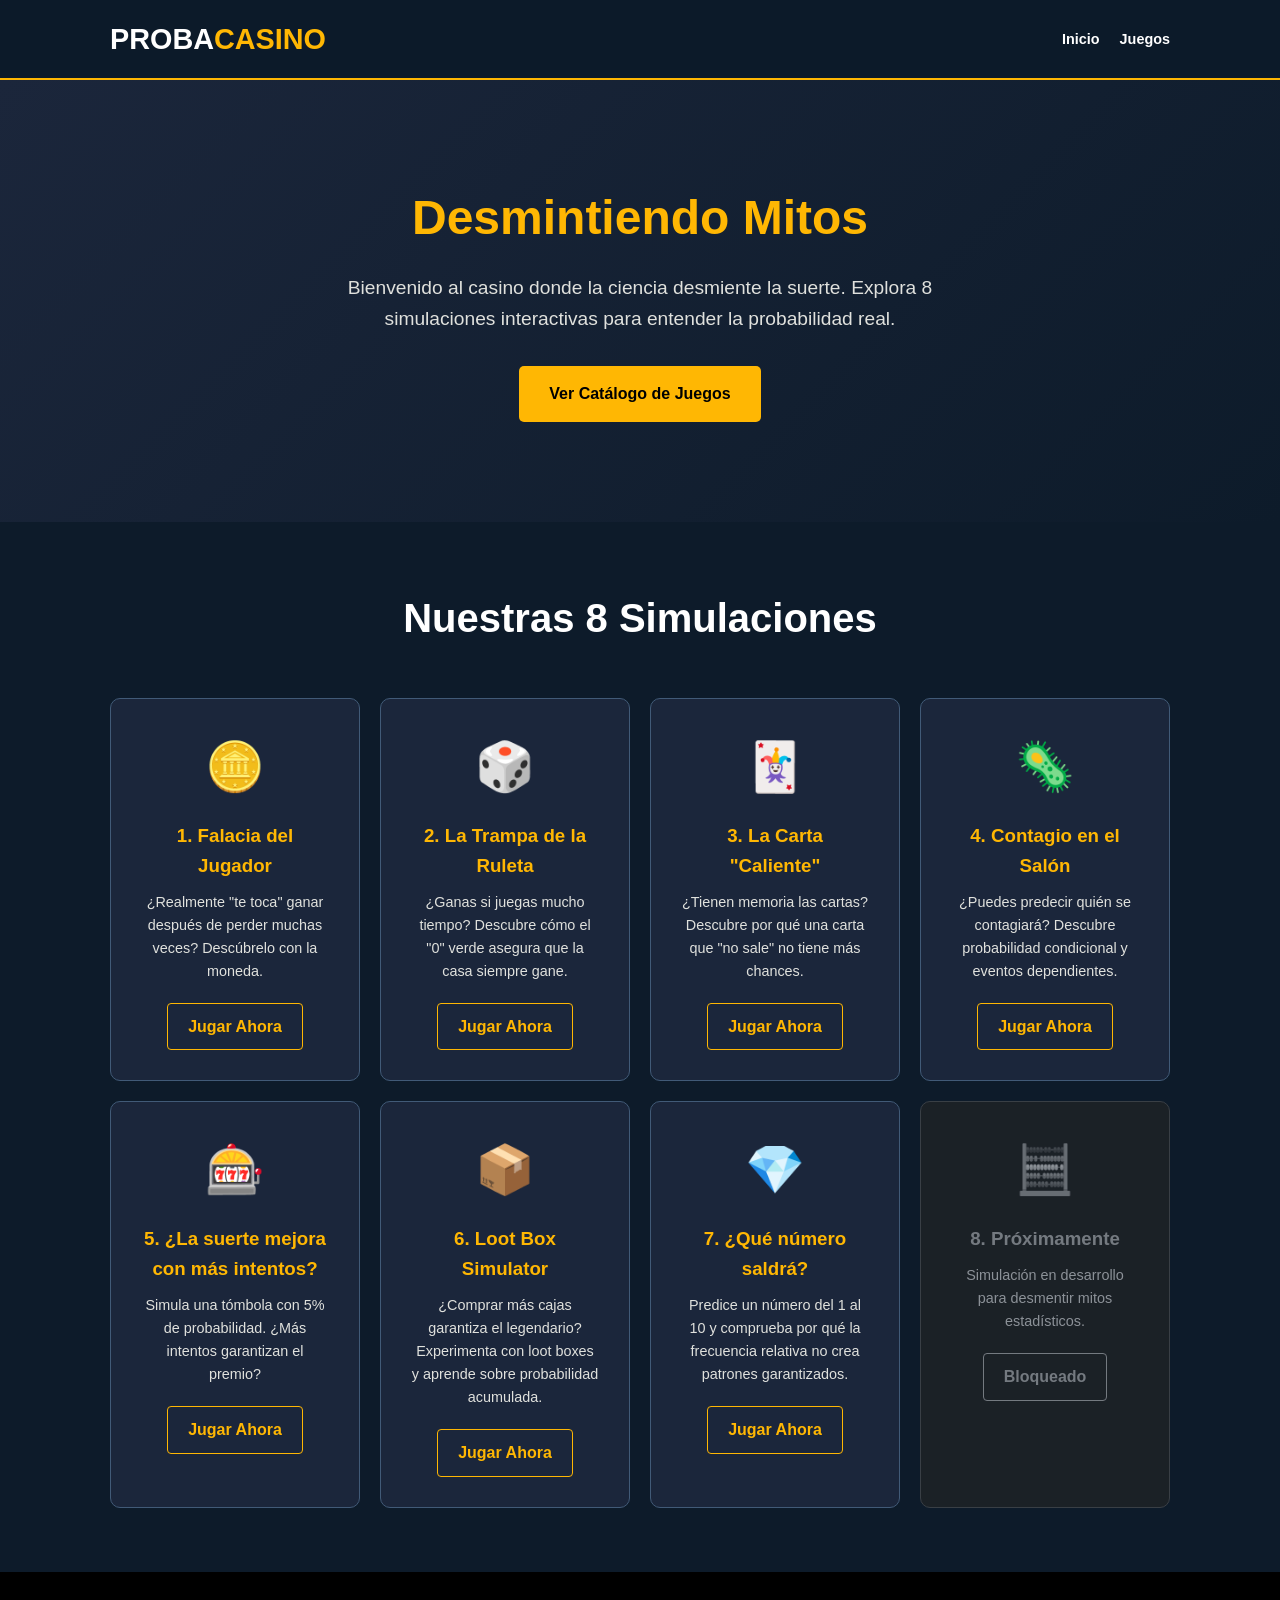
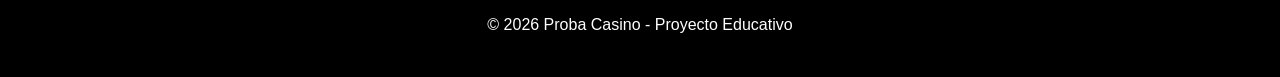
<file: Proba-Casino-WEB/index.html>
<!DOCTYPE html>
<html lang="es">
<head>
    <meta charset="UTF-8">
    <meta name="viewport" content="width=device-width, initial-scale=1.0">
    <title>Proba Casino - El Casino de la Probabilidad</title>
    <!-- Ruta al CSS principal -->
    <link rel="stylesheet" href="assets/css/style.css">
</head>
<body>
    <header>
        <nav>
            <div class="logo">PROBA<span>CASINO</span></div>
            <ul>
                <li><a href="#home">Inicio</a></li>
                <li><a href="#games">Juegos</a></li>
            </ul>
        </nav>
    </header>

    <main>
        <section id="home" class="hero">
            <div class="hero-content">
                <h1>Desmintiendo Mitos</h1>
                <p>Bienvenido al casino donde la ciencia desmiente la suerte. Explora 8 simulaciones interactivas para entender la probabilidad real.</p>
                <a href="#games" class="btn-primary">Ver Catálogo de Juegos</a>
            </div>
        </section>

        <section id="games" class="games-section">
            <h2>Nuestras 8 Simulaciones</h2>
            <div class="game-grid">
                <!-- Juego 1: Falacia del Jugador -->
                <div class="game-card">
                    <div class="game-icon">🪙</div>
                    <h3>1. Falacia del Jugador</h3>
                    <p>¿Realmente "te toca" ganar después de perder muchas veces? Descúbrelo con la moneda.</p>
                    <a href="juego1.html" class="btn-secondary">Jugar Ahora</a>
                </div>
                
                <!-- Juego 2: La Trampa de la Ruleta -->
                <div class="game-card">
                    <div class="game-icon">🎲</div>
                    <h3>2. La Trampa de la Ruleta</h3>
                    <p>¿Ganas si juegas mucho tiempo? Descubre cómo el "0" verde asegura que la casa siempre gane.</p>
                    <a href="juego2.html" class="btn-secondary">Jugar Ahora</a>
                </div>

                <!-- Juego 3: La Carta Caliente -->
                <div class="game-card">
                    <div class="game-icon">🃏</div>
                    <h3>3. La Carta "Caliente"</h3>
                    <p>¿Tienen memoria las cartas? Descubre por qué una carta que "no sale" no tiene más chances.</p>
                    <a href="juego3.html" class="btn-secondary">Jugar Ahora</a>
                </div>

                <!-- Juego 4: Contagio en el Salón -->
                <div class="game-card">
                    <div class="game-icon">🦠</div>
                    <h3>4. Contagio en el Salón</h3>
                    <p>¿Puedes predecir quién se contagiará? Descubre probabilidad condicional y eventos dependientes.</p>
                    <a href="juego4.html" class="btn-secondary">Jugar Ahora</a>
                </div>

                <!-- Juego 5: ¿La suerte mejora con más intentos? -->
                <div class="game-card">
                    <div class="game-icon">🎰</div>
                    <h3>5. ¿La suerte mejora con más intentos?</h3>
                    <p>Simula una tómbola con 5% de probabilidad. ¿Más intentos garantizan el premio?</p>
                    <a href="juego5.html" class="btn-secondary">Jugar Ahora</a>
                </div>

                <!-- Juego 6: Loot Box Simulator -->
                <div class="game-card">
                    <div class="game-icon">📦</div>
                    <h3>6. Loot Box Simulator</h3>
                    <p>¿Comprar más cajas garantiza el legendario? Experimenta con loot boxes y aprende sobre probabilidad acumulada.</p>
                    <a href="juego6.html" class="btn-secondary">Jugar Ahora</a>
                </div>

                <div class="game-card">
                    <div class="game-icon">💎</div>
                    <h3>7. ¿Qué número saldrá?</h3>
                    <p>Predice un número del 1 al 10 y comprueba por qué la frecuencia relativa no crea patrones garantizados.</p>
                    <a href="juego7.html" class="btn-secondary">Jugar Ahora</a>
                </div>

                <div class="game-card disabled">
                    <div class="game-icon">🧮</div>
                    <h3>8. Próximamente</h3>
                    <p>Simulación en desarrollo para desmentir mitos estadísticos.</p>
                    <span class="btn-secondary">Bloqueado</span>
                </div>
            </div>
        </section>
    </main>

    <footer>
        <p>&copy; 2026 Proba Casino - Proyecto Educativo</p>
    </footer>

    <script>
        console.log("Proba Casino: index.html cargado correctamente.");
    </script>
</body>
</html>
</file>
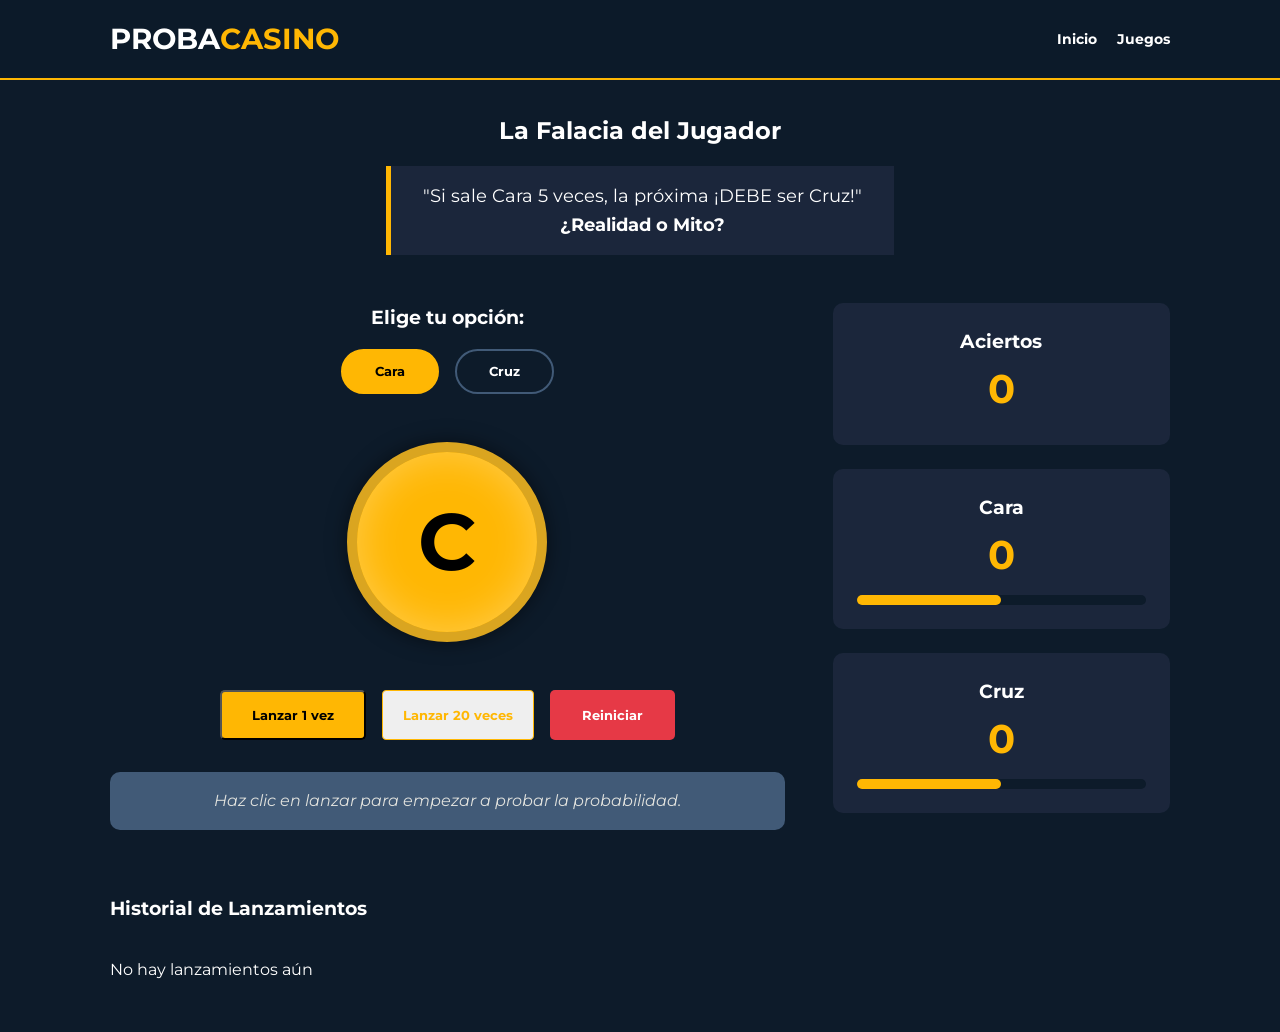
<file: Proba-Casino-WEB/juego1.html>
<!DOCTYPE html>
<html lang="es">
<head>
    <meta charset="UTF-8">
    <meta name="viewport" content="width=device-width, initial-scale=1.0">
    <title>Falacia del Jugador - Proba Casino</title>
    <!-- CSS en assets/css -->
    <link rel="stylesheet" href="assets/css/style.css">
    <link rel="stylesheet" href="assets/css/juego1.css">
    <link rel="preconnect" href="https://fonts.googleapis.com">
    <link rel="preconnect" href="https://fonts.gstatic.com" crossorigin>
    <link href="https://fonts.googleapis.com/css2?family=Montserrat:wght@400;700&family=Playfair+Display:wght@700&display=swap" rel="stylesheet">
</head>
<body>
    <header>
        <nav>
            <div class="logo">PROBA<span>CASINO</span></div>
            <ul>
                <li><a href="index.html">Inicio</a></li>
                <li><a href="index.html#games">Juegos</a></li>
            </ul>
        </nav>
    </header>

    <main class="container">
        <section class="game-header">
            <h1>La Falacia del Jugador</h1>
            <p class="myth-box">"Si sale Cara 5 veces, la próxima ¡DEBE ser Cruz!" <br><strong>¿Realidad o Mito?</strong></p>
        </section>

        <div class="game-layout">
            <!-- Panel Izquierdo: Controles y Moneda -->
            <div class="game-main">
                <div class="bet-controls">
                    <h3>Elige tu opción:</h3>
                    <div class="options">
                        <button id="btn-heads" class="btn-option active">Cara</button>
                        <button id="btn-tails" class="btn-option">Cruz</button>
                    </div>
                </div>

                <div class="coin-container">
                    <div id="coin" class="coin">
                        <div class="side heads"><span>C</span></div>
                        <div class="side tails"><span>X</span></div>
                    </div>
                </div>

                <div class="action-buttons">
                    <button id="toss-1" class="btn-primary">Lanzar 1 vez</button>
                    <button id="toss-20" class="btn-secondary">Lanzar 20 veces</button>
                    <button id="reset" class="btn-danger">Reiniciar</button>
                </div>

                <div id="educational-msg" class="info-bubble">
                    Haz clic en lanzar para empezar a probar la probabilidad.
                </div>
            </div>

            <!-- Panel Derecho: Estadísticas -->
            <div class="game-stats">
                <div class="stat-card">
                    <h3>Aciertos</h3>
                    <div id="stat-wins" class="stat-value">0</div>
                </div>
                <div class="stat-card">
                    <h3>Cara</h3>
                    <div id="stat-heads" class="stat-value">0</div>
                    <div class="prob-bar"><div id="bar-heads" style="width: 50%"></div></div>
                </div>
                <div class="stat-card">
                    <h3>Cruz</h3>
                    <div id="stat-tails" class="stat-value">0</div>
                    <div class="prob-bar"><div id="bar-tails" style="width: 50%"></div></div>
                </div>
            </div>
        </div>

        <!-- Historial Animado -->
        <section class="history-section">
            <h3>Historial de Lanzamientos</h3>
            <div id="history-list" class="history-list">
                <!-- Los resultados aparecerán aquí -->
                <p class="empty-msg">No hay lanzamientos aún</p>
            </div>
        </section>
    </main>

    <!-- JS en assets/js -->
    <script src="assets/js/juego1.js"></script>
</body>
</html>
</file>
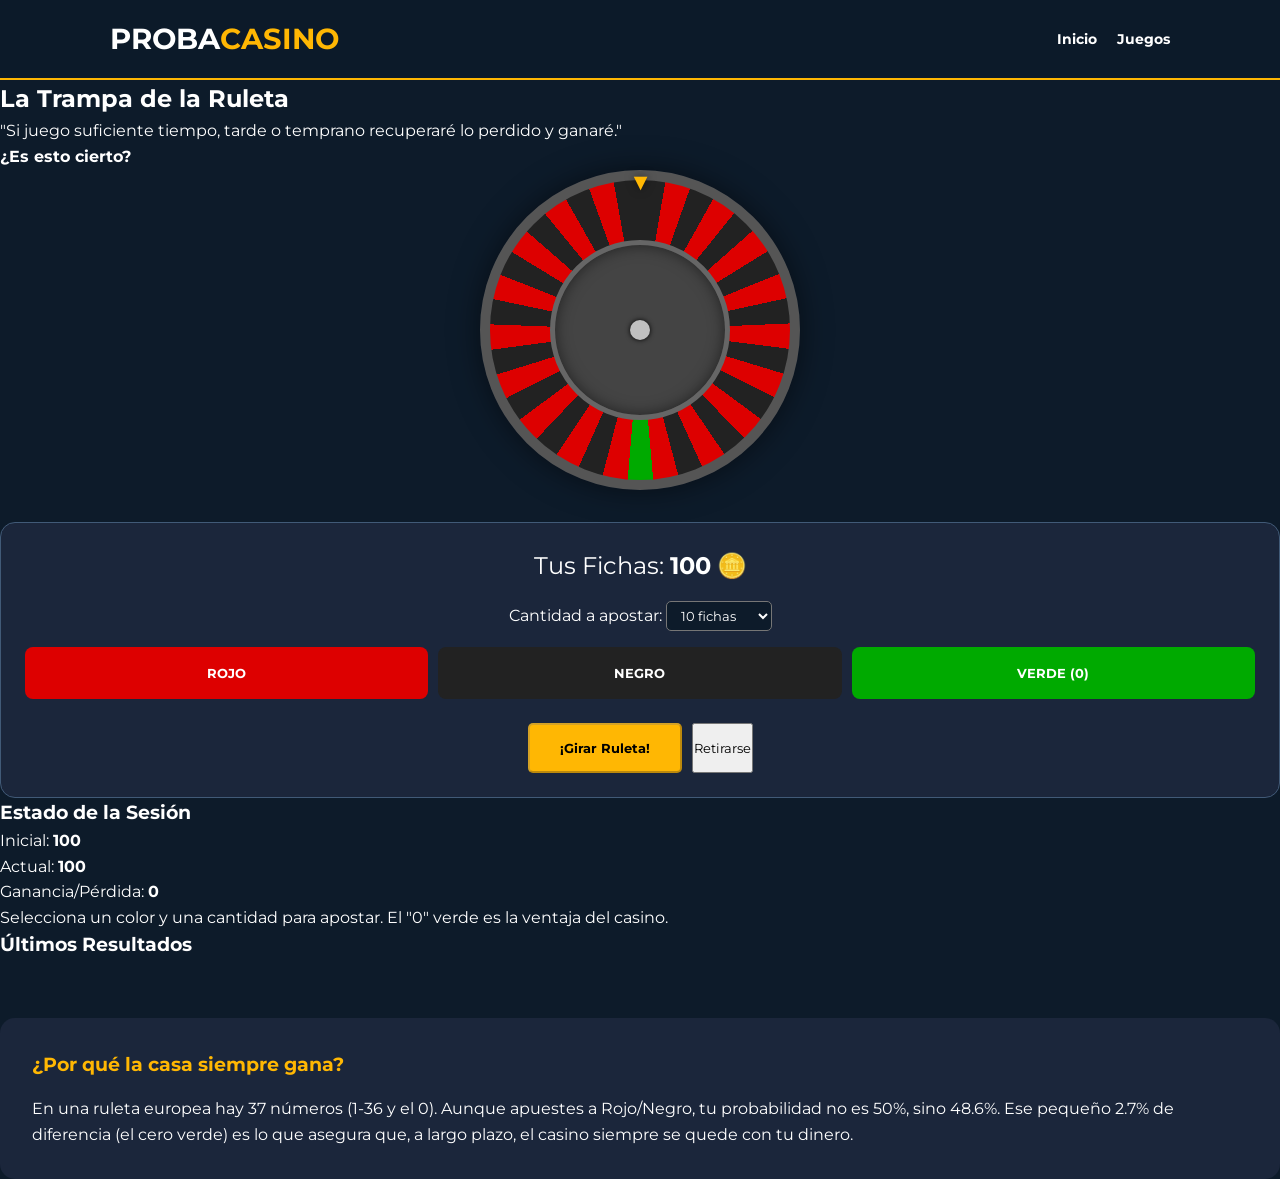
<file: Proba-Casino-WEB/juego2.html>
<!DOCTYPE html>
<html lang="es">
<head>
    <meta charset="UTF-8">
    <meta name="viewport" content="width=device-width, initial-scale=1.0">
    <title>La Ruleta del Casino - Proba Casino</title>
    <link rel="stylesheet" href="assets/css/style.css">
    <link rel="stylesheet" href="assets/css/juego2.css">
    <link rel="preconnect" href="https://fonts.googleapis.com">
    <link rel="preconnect" href="https://fonts.gstatic.com" crossorigin>
    <link href="https://fonts.googleapis.com/css2?family=Montserrat:wght@400;700&family=Playfair+Display:wght@700&display=swap" rel="stylesheet">
</head>
<body>
    <header>
        <nav>
            <div class="logo">PROBA<span>CASINO</span></div>
            <ul>
                <li><a href="index.html">Inicio</a></li>
                <li><a href="index.html#games">Juegos</a></li>
            </ul>
        </nav>
    </header>

    <main class="container">
        <section class="game-header">
            <h1>La Trampa de la Ruleta</h1>
            <p class="myth-box">"Si juego suficiente tiempo, tarde o temprano recuperaré lo perdido y ganaré." <br><strong>¿Es esto cierto?</strong></p>
        </section>

        <div class="game-layout">
            <!-- Panel Izquierdo: Ruleta -->
            <div class="game-main">
                <div class="roulette-container">
                    <div class="pointer">▼</div>
                    <div id="wheel" class="wheel">
                        <!-- Los segmentos se generarán con JS o CSS -->
                        <div class="inner-wheel"></div>
                    </div>
                </div>

                <div class="betting-area">
                    <div class="chips-display">
                        <span>Tus Fichas: <strong id="balance">100</strong> 🪙</span>
                    </div>
                    
                    <div class="bet-selector">
                        <label>Cantidad a apostar:</label>
                        <select id="bet-amount">
                            <option value="10">10 fichas</option>
                            <option value="20">20 fichas</option>
                            <option value="30">30 fichas</option>
                            <option value="40">40 fichas</option>
                            <option value="50">50 fichas</option>
                            <option value="100">100 fichas</option>
                        </select>
                    </div>

                    <div class="color-options">
                        <button id="bet-red" class="btn-bet red">Rojo</button>
                        <button id="bet-black" class="btn-bet black">Negro</button>
                        <button id="bet-green" class="btn-bet green">Verde (0)</button>
                    </div>

                    <div class="action-buttons">
                        <button id="spin-btn" class="btn-primary" disabled>¡Girar Ruleta!</button>
                        <button id="retire-btn" class="btn-danger">Retirarse</button>
                    </div>
                </div>
            </div>

            <!-- Panel Derecho: Estadísticas y Educación -->
            <div class="game-stats">
                <div class="stat-card">
                    <h3>Estado de la Sesión</h3>
                    <p>Inicial: <strong>100</strong></p>
                    <p>Actual: <strong id="current-total">100</strong></p>
                    <p>Ganancia/Pérdida: <strong id="profit-loss">0</strong></p>
                </div>

                <div id="msg-box" class="info-bubble">
                    Selecciona un color y una cantidad para apostar. El "0" verde es la ventaja del casino.
                </div>

                <div class="history-card">
                    <h3>Últimos Resultados</h3>
                    <div id="results-history" class="results-grid">
                        <!-- Historial de colores -->
                    </div>
                </div>
            </div>
        </div>

        <!-- Sección de Educación -->
        <section class="edu-footer">
            <div class="edu-content">
                <h3>¿Por qué la casa siempre gana?</h3>
                <p>En una ruleta europea hay 37 números (1-36 y el 0). Aunque apuestes a Rojo/Negro, tu probabilidad no es 50%, sino 48.6%. Ese pequeño 2.7% de diferencia (el cero verde) es lo que asegura que, a largo plazo, el casino siempre se quede con tu dinero.</p>
            </div>
        </section>
    </main>

    <script src="assets/js/juego2.js"></script>
</body>
</html>
</file>
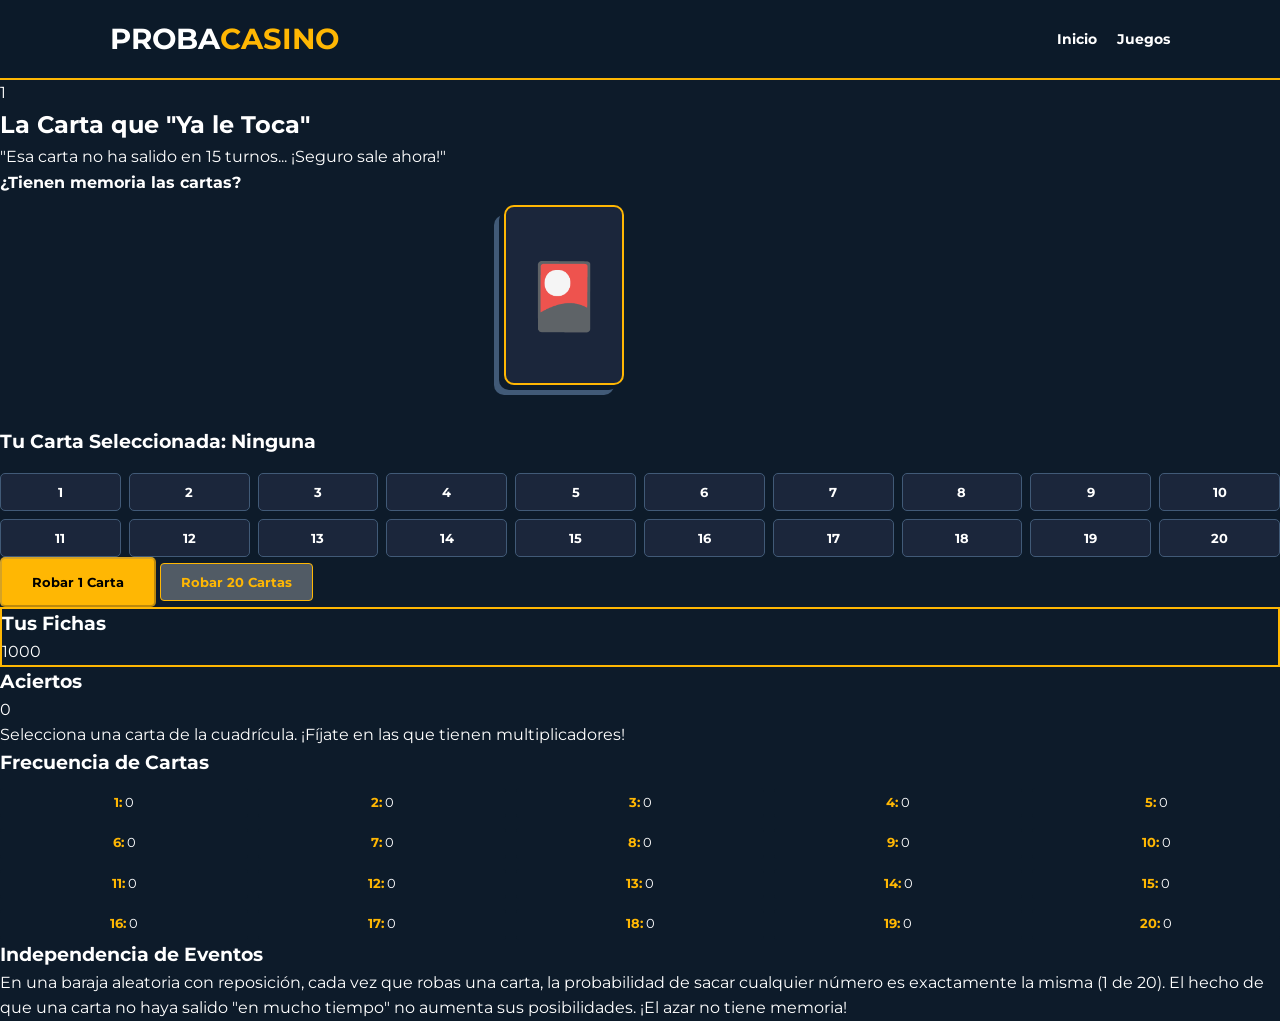
<file: Proba-Casino-WEB/juego3.html>
<!DOCTYPE html>
<html lang="es">
<head>
    <meta charset="UTF-8">
    <meta name="viewport" content="width=device-width, initial-scale=1.0">
    <title>La Carta "Caliente" - Proba Casino</title>
    <link rel="stylesheet" href="assets/css/style.css">
    <link rel="stylesheet" href="assets/css/juego3.css">
    <link rel="preconnect" href="https://fonts.googleapis.com">
    <link rel="preconnect" href="https://fonts.gstatic.com" crossorigin>
    <link href="https://fonts.googleapis.com/css2?family=Montserrat:wght@400;700&family=Playfair+Display:wght@700&display=swap" rel="stylesheet">
</head>
<body>
    <header>
        <nav>
            <div class="logo">PROBA<span>CASINO</span></div>
            <ul>
                <li><a href="index.html">Inicio</a></li>
                <li><a href="index.html#games">Juegos</a></li>
            </ul>
        </nav>
    </header>
1
    <main class="container">
        <section class="game-header">
            <h1>La Carta que "Ya le Toca"</h1>
            <p class="myth-box">"Esa carta no ha salido en 15 turnos... ¡Seguro sale ahora!" <br><strong>¿Tienen memoria las cartas?</strong></p>
        </section>

        <div class="game-layout">
            <!-- Panel Izquierdo: Mazo y Selección -->
            <div class="game-main">
                <div class="deck-area">
                    <div id="card-deck" class="deck">
                        <div class="card-back">🎴</div>
                    </div>
                    <div id="drawn-card-container" class="drawn-card-container">
                        <!-- La carta robada aparecerá aquí -->
                        <div id="result-card" class="card-front hidden">?</div>
                    </div>
                </div>

                <div class="user-selection">
                    <h3>Tu Carta Seleccionada: <span id="selected-card-display">Ninguna</span></h3>
                    <div id="selection-grid" class="selection-grid">
                        <!-- 20 botones de cartas generados por JS -->
                    </div>
                </div>

                <div class="action-buttons">
                    <button id="draw-1" class="btn-primary" disabled>Robar 1 Carta</button>
                    <button id="draw-20" class="btn-secondary" disabled>Robar 20 Cartas</button>
                </div>
            </div>

            <!-- Panel Derecho: Estadísticas -->
            <div class="game-stats">
                <div class="stat-card gold-border">
                    <h3>Tus Fichas</h3>
                    <div id="balance" class="stat-value">1000</div>
                </div>

                <div class="stat-card">
                    <h3>Aciertos</h3>
                    <div id="hits" class="stat-value">0</div>
                </div>

                <div id="msg-box" class="info-bubble">
                    Selecciona una carta de la cuadrícula. ¡Fíjate en las que tienen multiplicadores!
                </div>

                <div class="frequency-card">
                    <h3>Frecuencia de Cartas</h3>
                    <div id="frequency-list" class="frequency-grid">
                        <!-- Frecuencias generadas por JS -->
                    </div>
                </div>
            </div>
        </div>

        <section class="edu-footer">
            <div class="edu-content">
                <h3>Independencia de Eventos</h3>
                <p>En una baraja aleatoria con reposición, cada vez que robas una carta, la probabilidad de sacar cualquier número es exactamente la misma (1 de 20). El hecho de que una carta no haya salido "en mucho tiempo" no aumenta sus posibilidades. ¡El azar no tiene memoria!</p>
            </div>
        </section>
    </main>

    <script src="assets/js/juego3.js"></script>
</body>
</html>
</file>
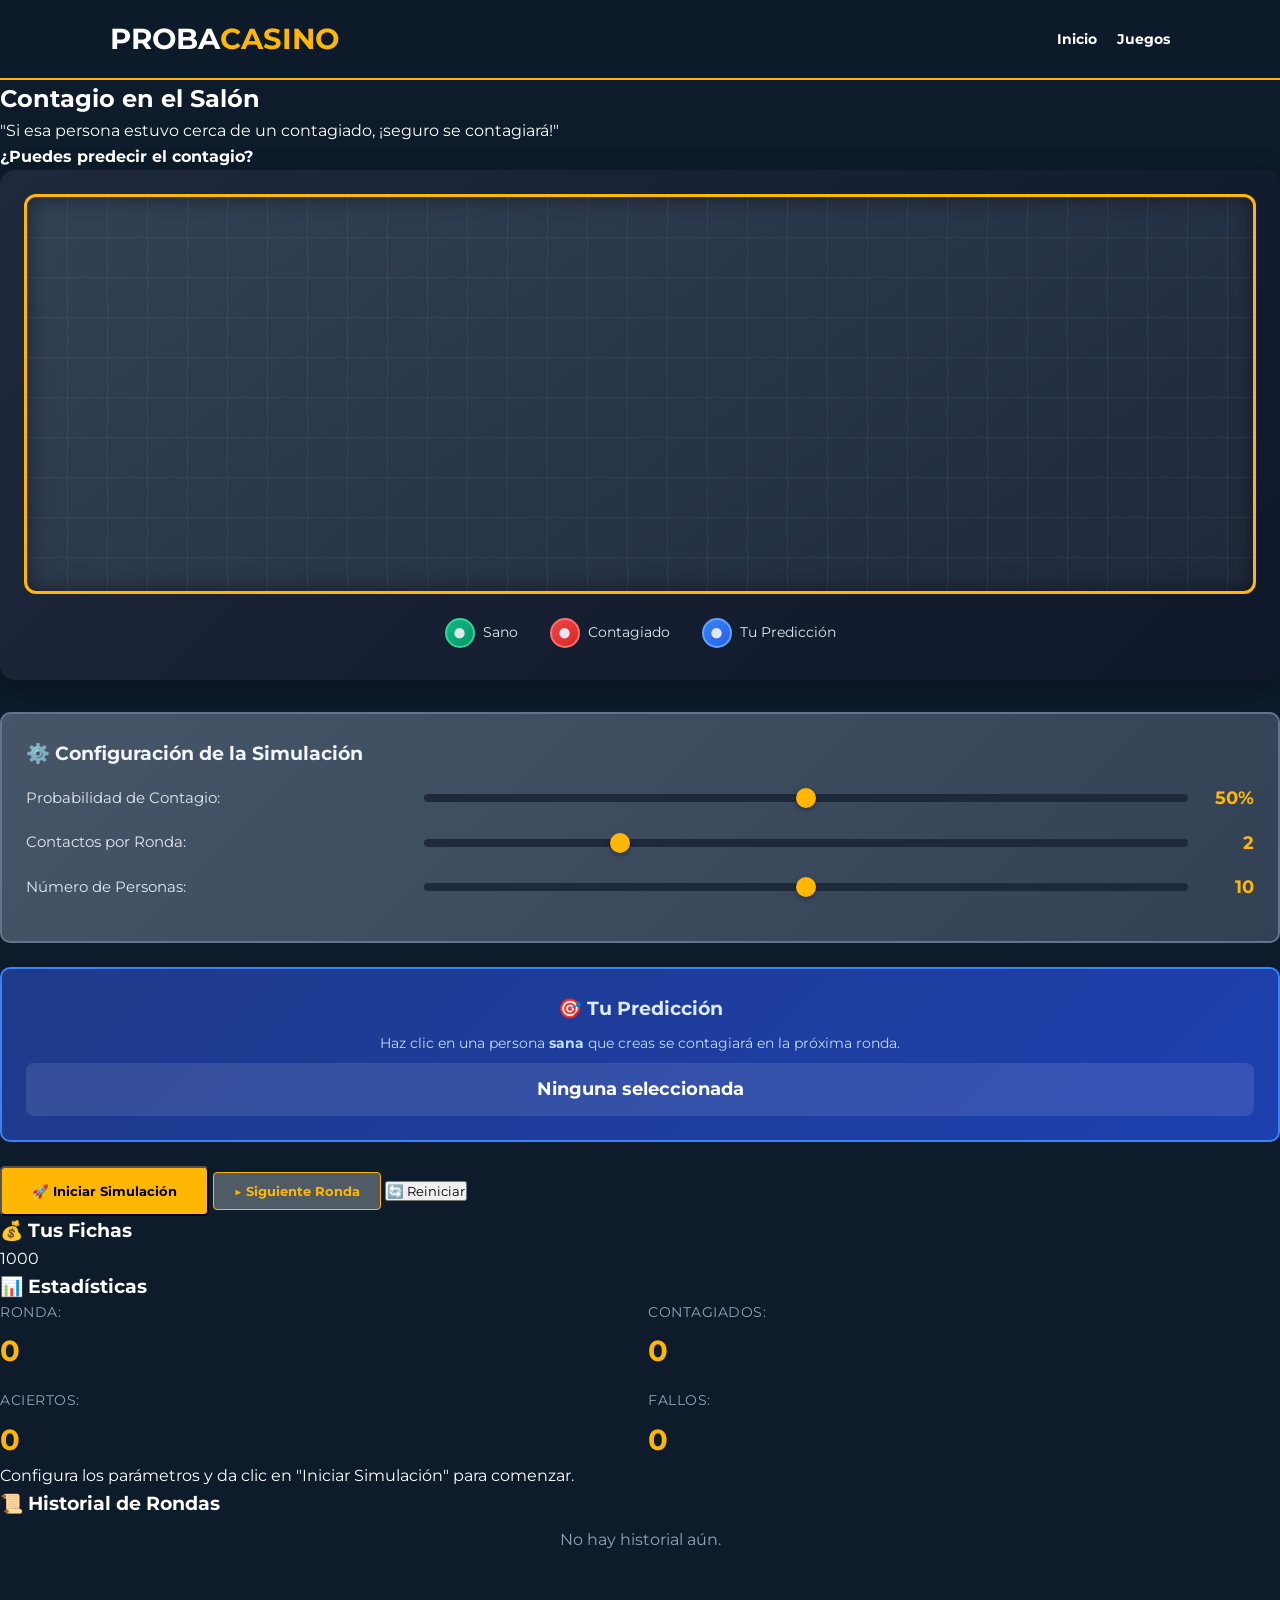
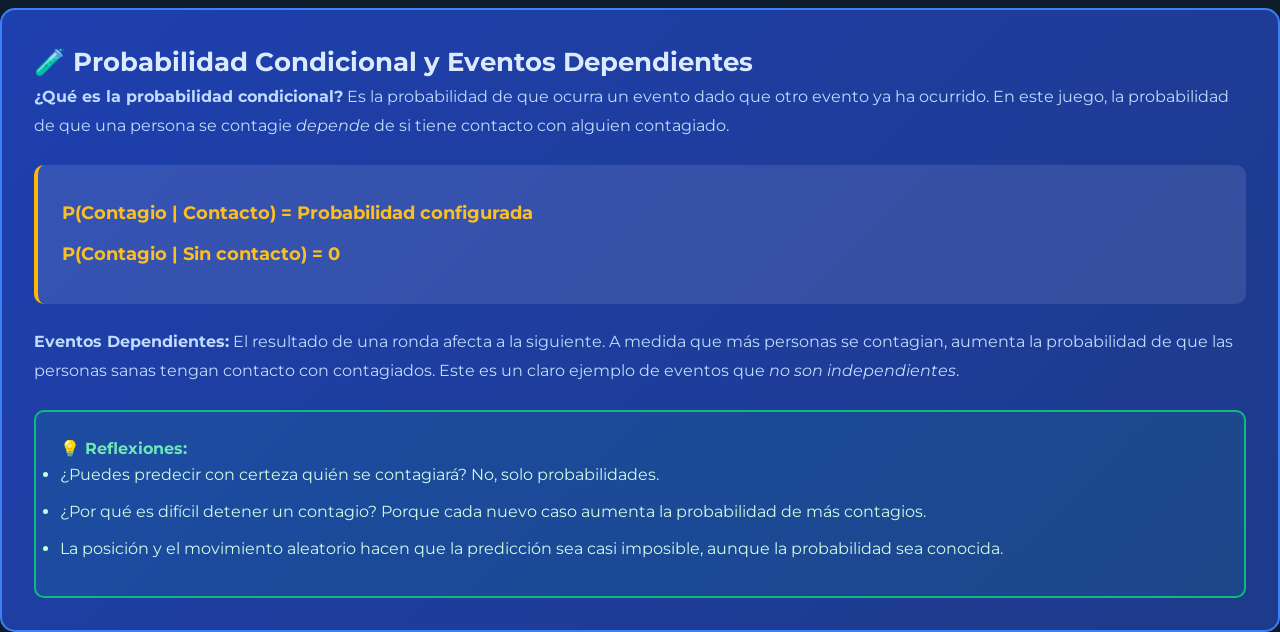
<file: Proba-Casino-WEB/juego4.html>
<!DOCTYPE html>
<html lang="es">
<head>
    <meta charset="UTF-8">
    <meta name="viewport" content="width=device-width, initial-scale=1.0">
    <title>Contagio en el Salón - Proba Casino</title>
    <link rel="stylesheet" href="assets/css/style.css">
    <link rel="stylesheet" href="assets/css/juego4.css">
    <link rel="preconnect" href="https://fonts.googleapis.com">
    <link rel="preconnect" href="https://fonts.gstatic.com" crossorigin>
    <link href="https://fonts.googleapis.com/css2?family=Montserrat:wght@400;700&family=Playfair+Display:wght@700&display=swap" rel="stylesheet">
</head>
<body>
    <header>
        <nav>
            <div class="logo">PROBA<span>CASINO</span></div>
            <ul>
                <li><a href="index.html">Inicio</a></li>
                <li><a href="index.html#games">Juegos</a></li>
            </ul>
        </nav>
    </header>

    <main class="container">
        <section class="game-header">
            <h1>Contagio en el Salón</h1>
            <p class="myth-box">"Si esa persona estuvo cerca de un contagiado, ¡seguro se contagiará!" <br><strong>¿Puedes predecir el contagio?</strong></p>
        </section>

        <div class="game-layout">
            <!-- Panel Izquierdo: Simulación del Salón -->
            <div class="game-main">
                <!-- Área de Simulación -->
                <div class="simulation-area">
                    <div id="room-canvas" class="room">
                        <!-- Las personas se renderizarán aquí con JS -->
                    </div>
                    <div class="legend">
                        <div class="legend-item">
                            <span class="person-icon healthy">●</span>
                            <span>Sano</span>
                        </div>
                        <div class="legend-item">
                            <span class="person-icon infected">●</span>
                            <span>Contagiado</span>
                        </div>
                        <div class="legend-item">
                            <span class="person-icon selected">●</span>
                            <span>Tu Predicción</span>
                        </div>
                    </div>
                </div>

                <!-- Panel de Configuración -->
                <div class="config-panel">
                    <h3>⚙️ Configuración de la Simulación</h3>
                    <div class="config-row">
                        <label for="contagion-prob">Probabilidad de Contagio:</label>
                        <input type="range" id="contagion-prob" min="10" max="90" value="50" step="10">
                        <span id="prob-value">50%</span>
                    </div>
                    <div class="config-row">
                        <label for="contact-count">Contactos por Ronda:</label>
                        <input type="range" id="contact-count" min="1" max="5" value="2" step="1">
                        <span id="contact-value">2</span>
                    </div>
                    <div class="config-row">
                        <label for="people-count">Número de Personas:</label>
                        <input type="range" id="people-count" min="5" max="15" value="10" step="1">
                        <span id="people-value">10</span>
                    </div>
                </div>

                <!-- Controles de Predicción -->
                <div class="prediction-panel">
                    <h3>🎯 Tu Predicción</h3>
                    <p id="prediction-instruction">Haz clic en una persona <strong>sana</strong> que creas se contagiará en la próxima ronda.</p>
                    <div id="selected-person" class="selected-display">
                        Ninguna seleccionada
                    </div>
                </div>

                <!-- Botones de Acción -->
                <div class="action-buttons">
                    <button id="start-btn" class="btn-primary">🚀 Iniciar Simulación</button>
                    <button id="next-round-btn" class="btn-secondary" disabled>▶️ Siguiente Ronda</button>
                    <button id="reset-btn" class="btn-danger">🔄 Reiniciar</button>
                </div>
            </div>

            <!-- Panel Derecho: Estadísticas y Resultados -->
            <div class="game-stats">
                <div class="stat-card gold-border">
                    <h3>💰 Tus Fichas</h3>
                    <div id="balance" class="stat-value">1000</div>
                </div>

                <div class="stat-card">
                    <h3>📊 Estadísticas</h3>
                    <div class="stats-grid">
                        <div class="stat-item">
                            <span class="stat-label">Ronda:</span>
                            <span id="round-count" class="stat-number">0</span>
                        </div>
                        <div class="stat-item">
                            <span class="stat-label">Contagiados:</span>
                            <span id="infected-count" class="stat-number">1</span>
                        </div>
                        <div class="stat-item">
                            <span class="stat-label">Aciertos:</span>
                            <span id="hits" class="stat-number">0</span>
                        </div>
                        <div class="stat-item">
                            <span class="stat-label">Fallos:</span>
                            <span id="misses" class="stat-number">0</span>
                        </div>
                    </div>
                </div>

                <div id="msg-box" class="info-bubble">
                    Configura los parámetros y da clic en "Iniciar Simulación" para comenzar.
                </div>

                <div class="history-card">
                    <h3>📜 Historial de Rondas</h3>
                    <div id="round-history" class="history-list">
                        <!-- Historial se llenará con JS -->
                    </div>
                </div>
            </div>
        </div>

        <!-- Sección Educativa -->
        <section class="edu-footer">
            <div class="edu-content">
                <h3>🧪 Probabilidad Condicional y Eventos Dependientes</h3>
                <p><strong>¿Qué es la probabilidad condicional?</strong> Es la probabilidad de que ocurra un evento dado que otro evento ya ha ocurrido. En este juego, la probabilidad de que una persona se contagie <em>depende</em> de si tiene contacto con alguien contagiado.</p>
                
                <div class="edu-formula">
                    <p><strong>P(Contagio | Contacto) = Probabilidad configurada</strong></p>
                    <p><strong>P(Contagio | Sin contacto) = 0</strong></p>
                </div>
                
                <p><strong>Eventos Dependientes:</strong> El resultado de una ronda afecta a la siguiente. A medida que más personas se contagian, aumenta la probabilidad de que las personas sanas tengan contacto con contagiados. Este es un claro ejemplo de eventos que <em>no son independientes</em>.</p>
                
                <div class="edu-insights">
                    <h4>💡 Reflexiones:</h4>
                    <ul>
                        <li>¿Puedes predecir con certeza quién se contagiará? No, solo probabilidades.</li>
                        <li>¿Por qué es difícil detener un contagio? Porque cada nuevo caso aumenta la probabilidad de más contagios.</li>
                        <li>La posición y el movimiento aleatorio hacen que la predicción sea casi imposible, aunque la probabilidad sea conocida.</li>
                    </ul>
                </div>
            </div>
        </section>
    </main>

    <script src="assets/js/juego4.js"></script>
</body>
</html>
</file>
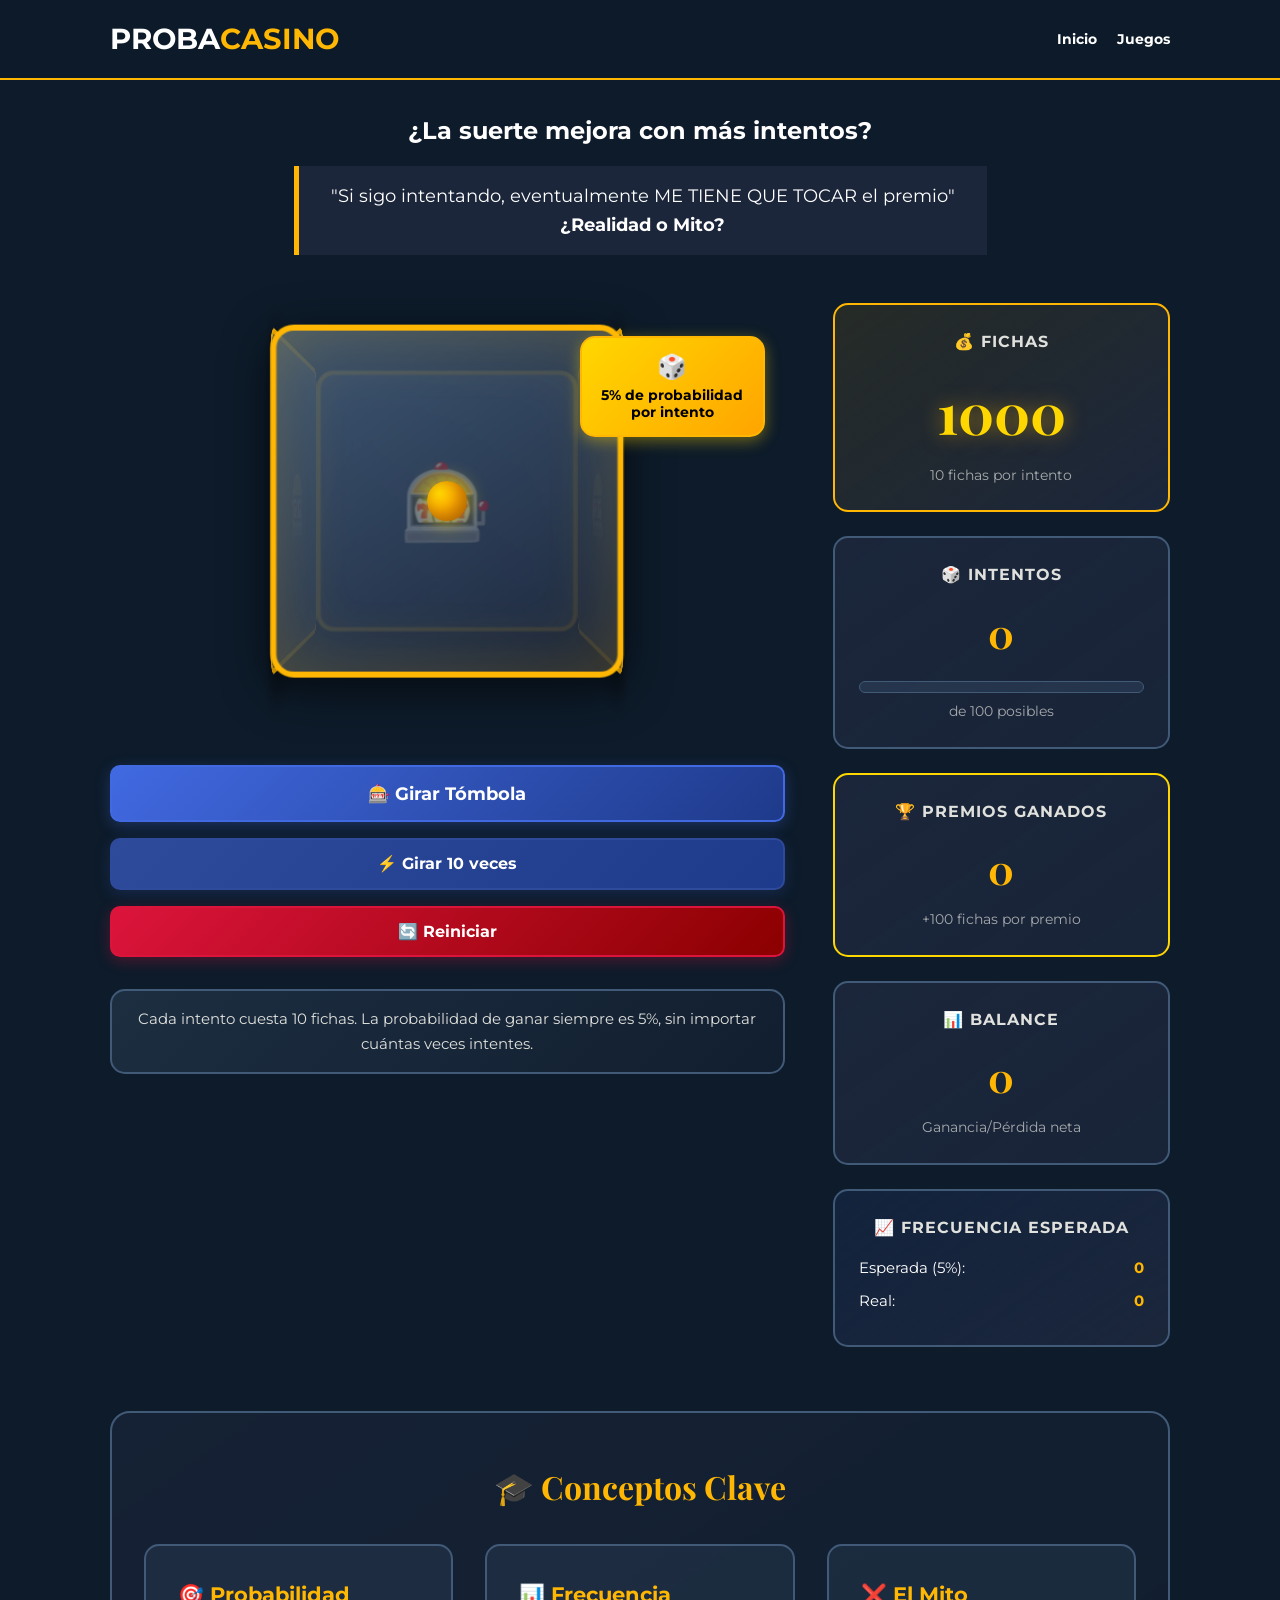
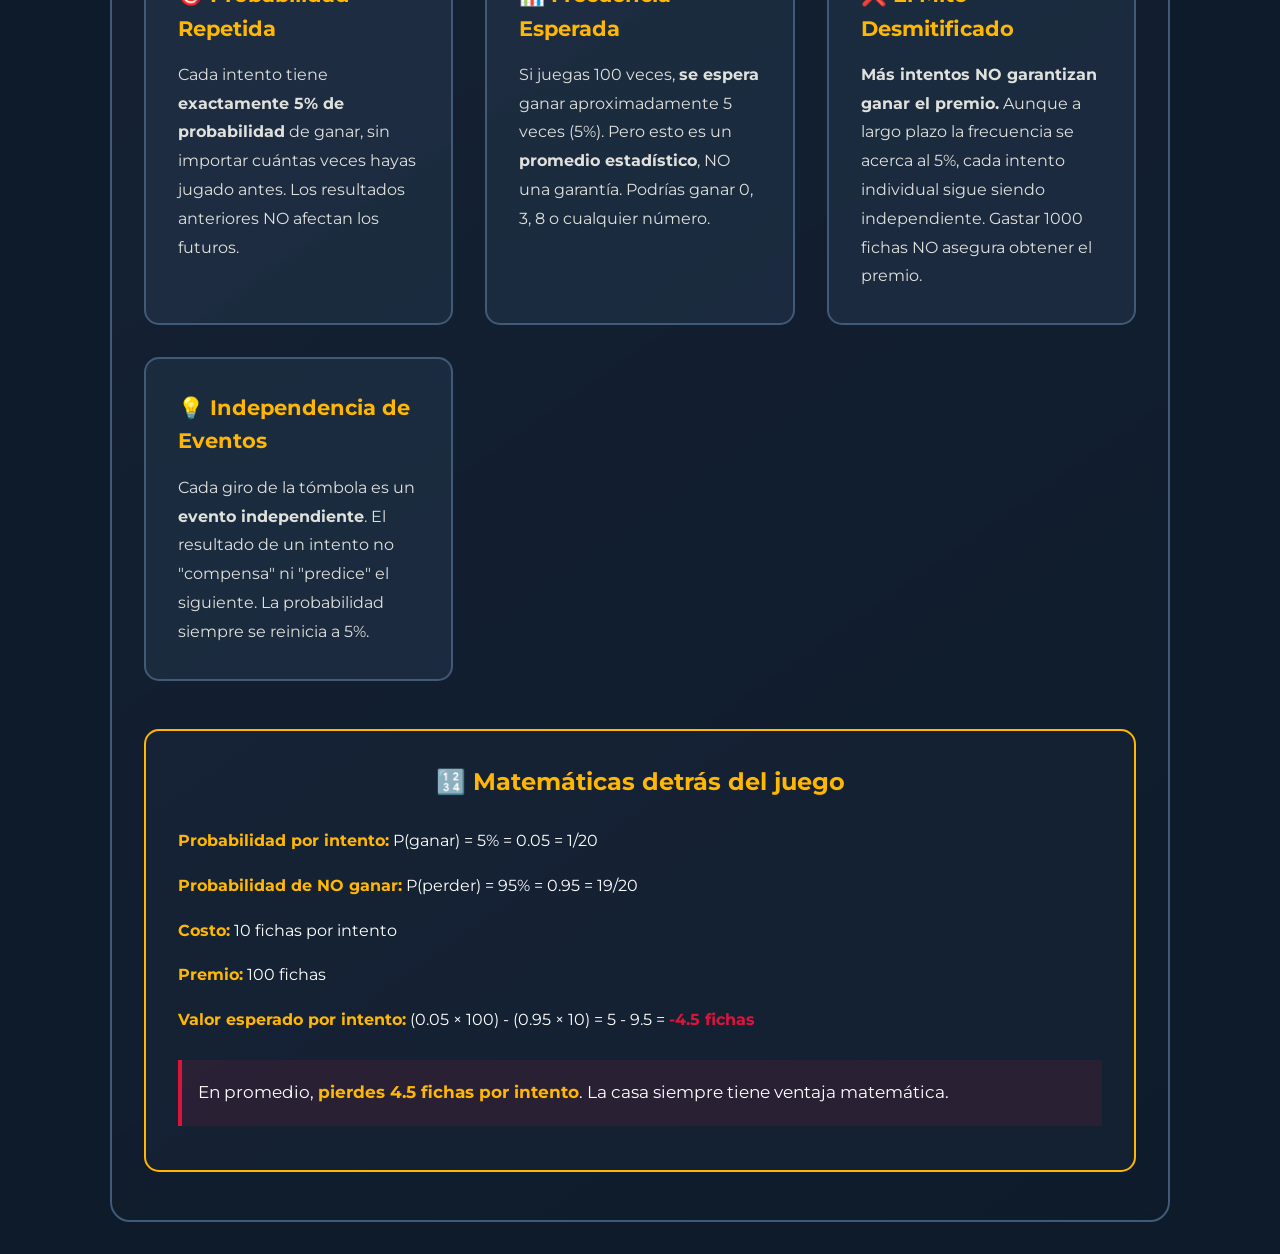
<file: Proba-Casino-WEB/juego5.html>
<!DOCTYPE html>
<html lang="es">
<head>
    <meta charset="UTF-8">
    <meta name="viewport" content="width=device-width, initial-scale=1.0">
    <title>¿La suerte mejora con más intentos? - Proba Casino</title>
    <!-- CSS en assets/css -->
    <link rel="stylesheet" href="assets/css/style.css">
    <link rel="stylesheet" href="assets/css/juego5.css">
    <link rel="preconnect" href="https://fonts.googleapis.com">
    <link rel="preconnect" href="https://fonts.gstatic.com" crossorigin>
    <link href="https://fonts.googleapis.com/css2?family=Montserrat:wght@400;700&family=Playfair+Display:wght@700&display=swap" rel="stylesheet">
</head>
<body>
    <header>
        <nav>
            <div class="logo">PROBA<span>CASINO</span></div>
            <ul>
                <li><a href="index.html">Inicio</a></li>
                <li><a href="index.html#games">Juegos</a></li>
            </ul>
        </nav>
    </header>

    <main class="container">
        <section class="game-header">
            <h1>¿La suerte mejora con más intentos?</h1>
            <p class="myth-box">"Si sigo intentando, eventualmente ME TIENE QUE TOCAR el premio" <br><strong>¿Realidad o Mito?</strong></p>
        </section>

        <div class="game-layout">
            <!-- Panel Izquierdo: Tómbola -->
            <div class="game-main">
                <div class="tombola-container">
                    <!-- Indicador de Probabilidad Fija -->
                    <div class="probability-badge">
                        <span class="prob-icon">🎲</span>
                        <span class="prob-text">5% de probabilidad<br>por intento</span>
                    </div>

                    <!-- Tómbola 3D -->
                    <div id="tombola" class="tombola">
                        <div class="tombola-inner">
                            <div class="tombola-front"></div>
                            <div class="tombola-back"></div>
                            <div class="tombola-left"></div>
                            <div class="tombola-right"></div>
                        </div>
                        <!-- Bola dentro de la tómbola -->
                        <div id="ball" class="ball"></div>
                    </div>

                    <!-- Mensaje de resultado -->
                    <div id="result-message" class="result-message"></div>
                </div>

                <!-- Botones de acción -->
                <div class="action-buttons">
                    <button id="btn-girar" class="btn-tombola" aria-label="Girar la tómbola una vez">🎰 Girar Tómbola</button>
                    <button id="btn-girar-10" class="btn-multiple" aria-label="Girar la tómbola diez veces rápidamente">⚡ Girar 10 veces</button>
                    <button id="btn-reset" class="btn-danger" aria-label="Reiniciar el juego">🔄 Reiniciar</button>
                </div>

                <!-- Burbuja informativa -->
                <div id="educational-msg" class="info-bubble">
                    Cada intento cuesta 10 fichas. La probabilidad de ganar siempre es 5%, sin importar cuántas veces intentes.
                </div>
            </div>

            <!-- Panel Derecho: Estadísticas -->
            <div class="game-stats">
                <!-- Fichas restantes (destacado) -->
                <div class="stat-card stat-fichas">
                    <h3>💰 Fichas</h3>
                    <div id="stat-fichas" class="stat-value-large">1000</div>
                    <p class="stat-subtitle">10 fichas por intento</p>
                </div>

                <!-- Intentos realizados -->
                <div class="stat-card">
                    <h3>🎲 Intentos</h3>
                    <div id="stat-intentos" class="stat-value">0</div>
                    <div class="progress-bar">
                        <div id="progress-fill" class="progress-fill" style="width: 0%"></div>
                    </div>
                    <p class="stat-subtitle">de 100 posibles</p>
                </div>

                <!-- Premios ganados -->
                <div class="stat-card stat-premios">
                    <h3>🏆 Premios Ganados</h3>
                    <div id="stat-premios" class="stat-value">0</div>
                    <p class="stat-subtitle">+100 fichas por premio</p>
                </div>

                <!-- Ganancia/Pérdida neta -->
                <div class="stat-card stat-balance">
                    <h3>📊 Balance</h3>
                    <div id="stat-balance" class="stat-value">0</div>
                    <p class="stat-subtitle">Ganancia/Pérdida neta</p>
                </div>

                <!-- Frecuencia esperada vs real -->
                <div class="stat-card stat-frecuencia">
                    <h3>📈 Frecuencia Esperada</h3>
                    <div class="frecuencia-info">
                        <div class="freq-row">
                            <span>Esperada (5%):</span>
                            <span id="freq-esperada" class="freq-value">0</span>
                        </div>
                        <div class="freq-row">
                            <span>Real:</span>
                            <span id="freq-real" class="freq-value">0</span>
                        </div>
                    </div>
                </div>
            </div>
        </div>

        <!-- Sección Educativa -->
        <section class="edu-footer">
            <h2>🎓 Conceptos Clave</h2>
            <div class="edu-grid">
                <div class="edu-card">
                    <h3>🎯 Probabilidad Repetida</h3>
                    <p>Cada intento tiene <strong>exactamente 5% de probabilidad</strong> de ganar, sin importar cuántas veces hayas jugado antes. Los resultados anteriores NO afectan los futuros.</p>
                </div>
                <div class="edu-card">
                    <h3>📊 Frecuencia Esperada</h3>
                    <p>Si juegas 100 veces, <strong>se espera</strong> ganar aproximadamente 5 veces (5%). Pero esto es un <strong>promedio estadístico</strong>, NO una garantía. Podrías ganar 0, 3, 8 o cualquier número.</p>
                </div>
                <div class="edu-card">
                    <h3>❌ El Mito Desmitificado</h3>
                    <p><strong>Más intentos NO garantizan ganar el premio.</strong> Aunque a largo plazo la frecuencia se acerca al 5%, cada intento individual sigue siendo independiente. Gastar 1000 fichas NO asegura obtener el premio.</p>
                </div>
                <div class="edu-card">
                    <h3>💡 Independencia de Eventos</h3>
                    <p>Cada giro de la tómbola es un <strong>evento independiente</strong>. El resultado de un intento no "compensa" ni "predice" el siguiente. La probabilidad siempre se reinicia a 5%.</p>
                </div>
            </div>

            <!-- Explicación Matemática -->
            <div class="math-explanation">
                <h3>🔢 Matemáticas detrás del juego</h3>
                <div class="math-content">
                    <p><strong>Probabilidad por intento:</strong> P(ganar) = 5% = 0.05 = 1/20</p>
                    <p><strong>Probabilidad de NO ganar:</strong> P(perder) = 95% = 0.95 = 19/20</p>
                    <p><strong>Costo:</strong> 10 fichas por intento</p>
                    <p><strong>Premio:</strong> 100 fichas</p>
                    <p><strong>Valor esperado por intento:</strong> (0.05 × 100) - (0.95 × 10) = 5 - 9.5 = <span class="negative">-4.5 fichas</span></p>
                    <p class="conclusion">En promedio, <strong>pierdes 4.5 fichas por intento</strong>. La casa siempre tiene ventaja matemática.</p>
                </div>
            </div>
        </section>
    </main>

    <!-- Modal de Fin de Juego -->
    <div id="game-over-modal" class="modal hidden" role="dialog" aria-labelledby="modal-title" aria-hidden="true">
        <div class="modal-content">
            <h2 id="modal-title">🎮 Fin del Juego</h2>
            <div id="modal-stats" class="modal-stats">
                <!-- Estadísticas finales se llenan con JS -->
            </div>
            <div class="modal-message">
                <p id="modal-message-text"></p>
            </div>
            <button id="modal-close" class="btn-primary" aria-label="Cerrar modal y reiniciar el juego">Cerrar y Reiniciar</button>
        </div>
    </div>

    <!-- Efecto de confetti para premio ganado -->
    <div id="confetti-container" class="confetti-container"></div>

    <!-- JS en assets/js -->
    <script src="assets/js/juego5.js"></script>
</body>
</html>
</file>
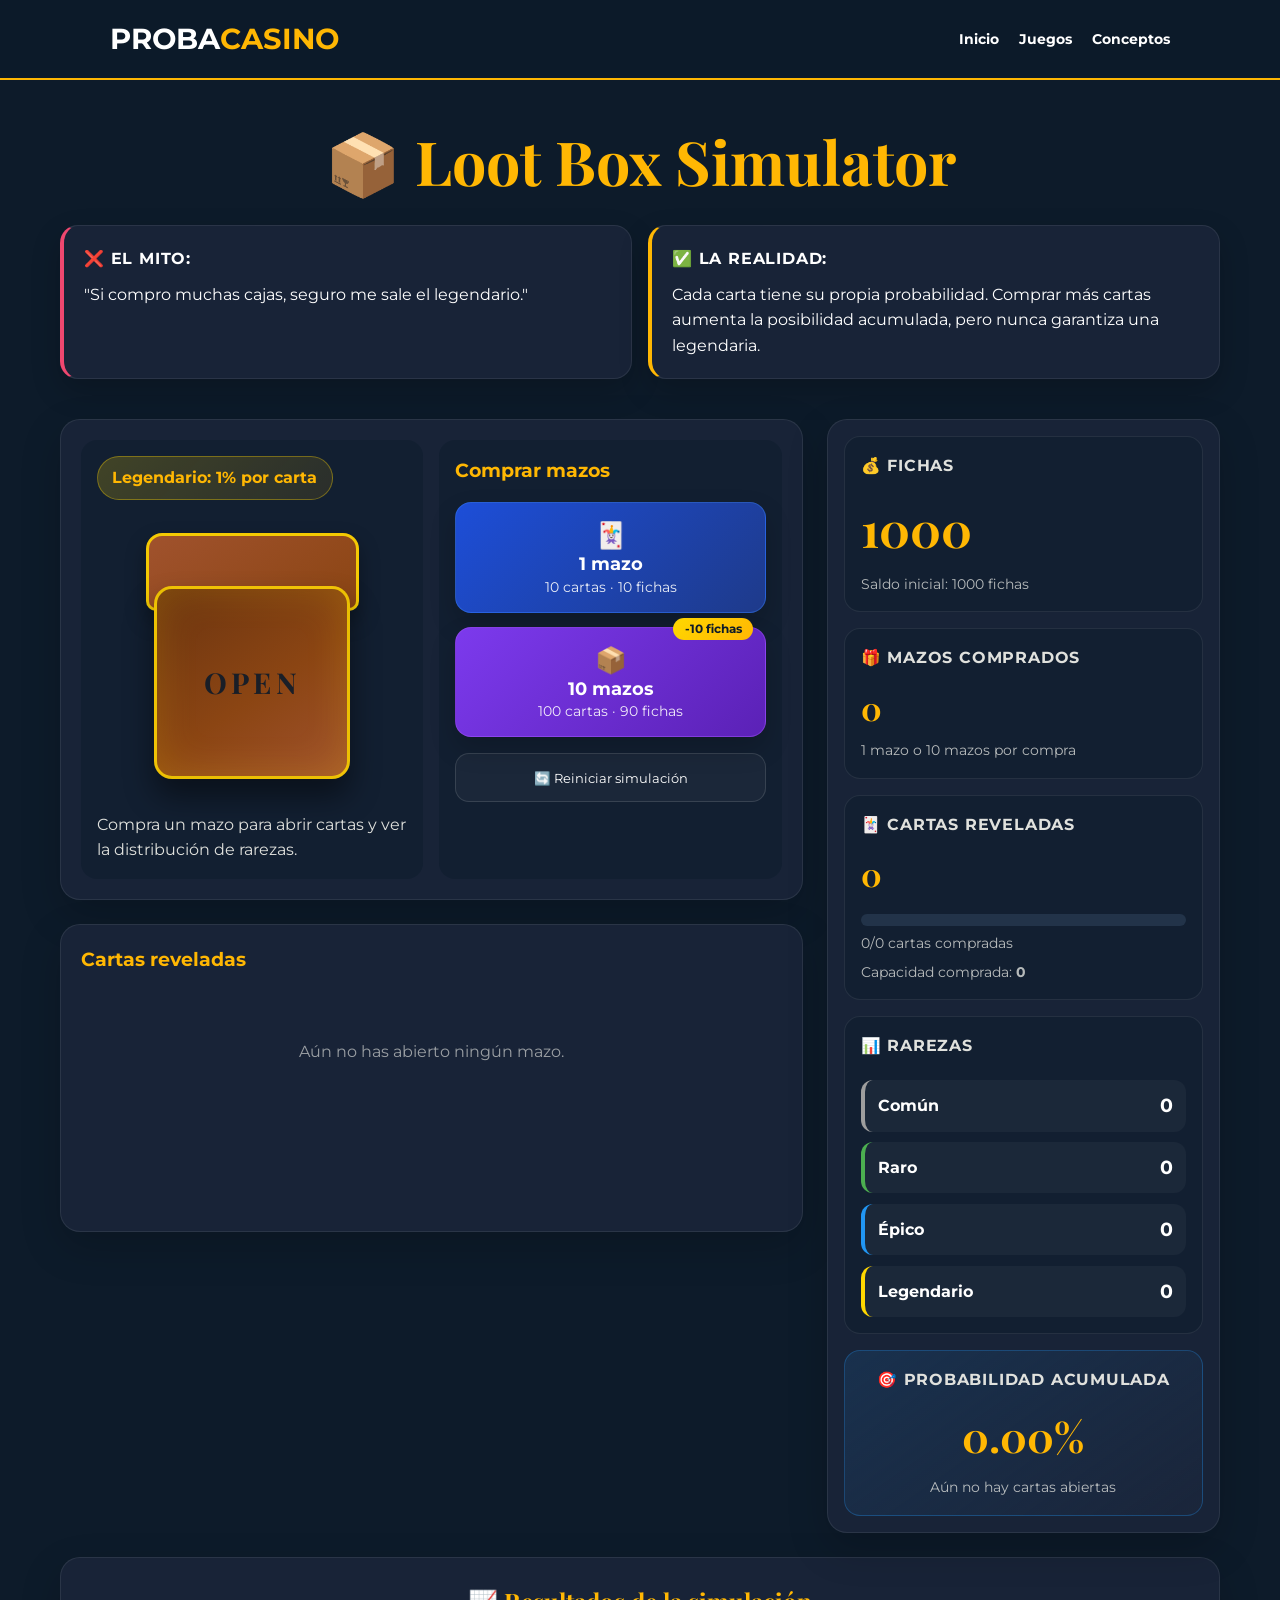
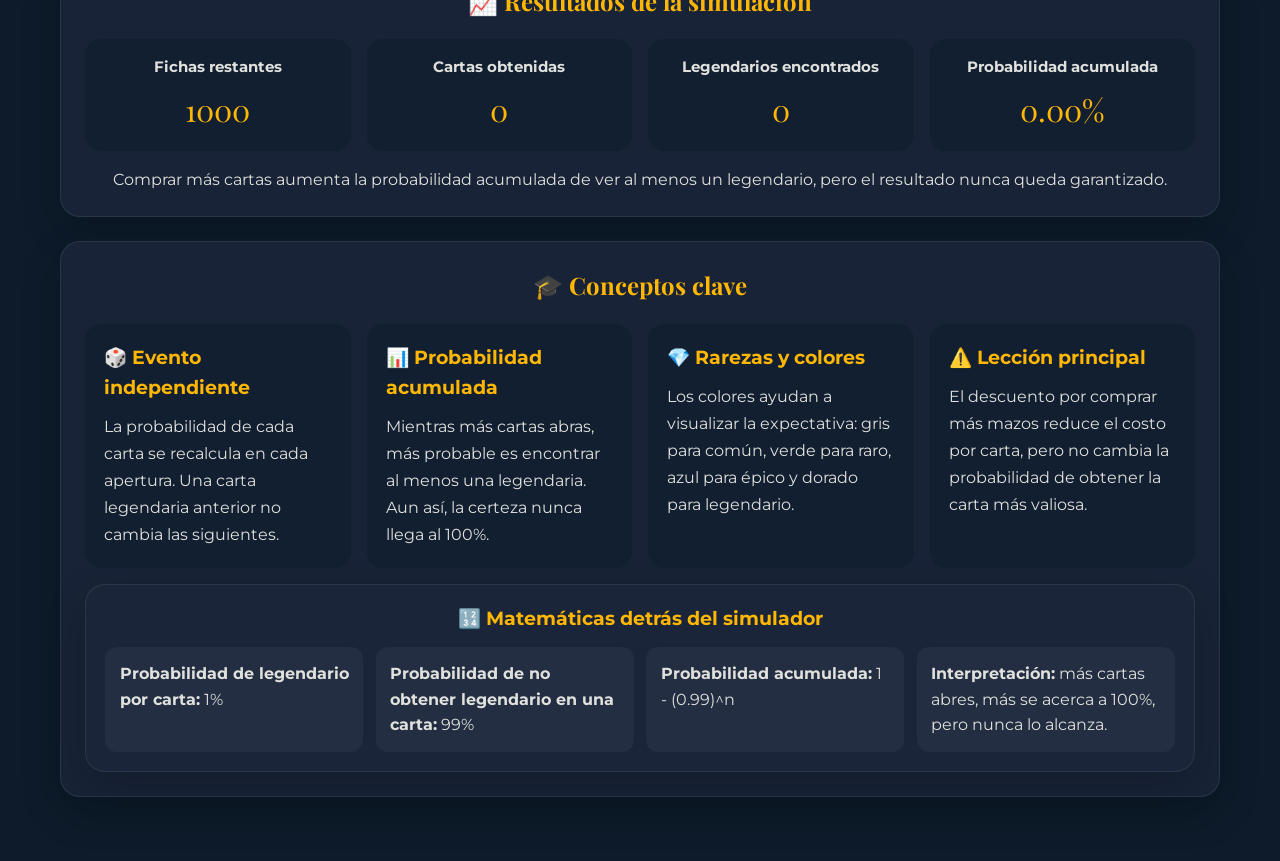
<file: Proba-Casino-WEB/juego6.html>
<!DOCTYPE html>
<html lang="es">
<head>
    <meta charset="UTF-8">
    <meta name="viewport" content="width=device-width, initial-scale=1.0">
    <title>Loot Box Simulator - Proba Casino</title>
    <link rel="stylesheet" href="assets/css/style.css">
    <link rel="stylesheet" href="assets/css/juego6.css">
    <link rel="preconnect" href="https://fonts.googleapis.com">
    <link rel="preconnect" href="https://fonts.gstatic.com" crossorigin>
    <link href="https://fonts.googleapis.com/css2?family=Montserrat:wght@400;700&family=Playfair+Display:wght@700&display=swap" rel="stylesheet">
</head>
<body>
    <header>
        <nav>
            <div class="logo">PROBA<span>CASINO</span></div>
            <ul>
                <li><a href="index.html">Inicio</a></li>
                <li><a href="index.html#games">Juegos</a></li>
                <li><a href="#conceptos-section">Conceptos</a></li>
            </ul>
        </nav>
    </header>

    <main class="container">
        <section id="inicio" class="game-header">
            <h1>📦 Loot Box Simulator</h1>
            <div class="myth-reality-box">
                <div class="myth-box">
                    <span class="label-myth">❌ El mito:</span>
                    <p>"Si compro muchas cajas, seguro me sale el legendario."</p>
                </div>
                <div class="reality-box">
                    <span class="label-reality">✅ La realidad:</span>
                    <p>Cada carta tiene su propia probabilidad. Comprar más cartas aumenta la posibilidad acumulada, pero nunca garantiza una legendaria.</p>
                </div>
            </div>
        </section>

        <section id="simulacion" class="simulation-section">
            <div class="game-layout">
                <div class="game-main">
                    <div class="lootbox-stage">
                        <div class="lootbox-panel">
                            <div class="lootbox-badge">Legendario: 1% por carta</div>
                            <div id="loot-box" class="loot-box" aria-label="Caja de botín animada">
                                <div class="loot-box-glow"></div>
                                <div class="loot-box-lid"></div>
                                <div class="loot-box-body">
                                    <span class="loot-box-seal">OPEN</span>
                                </div>
                            </div>
                            <p id="lootbox-message" class="lootbox-message">Compra un mazo para abrir cartas y ver la distribución de rarezas.</p>
                        </div>

                        <div class="purchase-panel">
                            <h3>Comprar mazos</h3>
                            <div class="purchase-buttons">
                                <button id="buy-deck-1" class="btn-purchase btn-purchase-1">
                                    <span class="btn-icon">🃏</span>
                                    <span class="btn-text">1 mazo</span>
                                    <span class="btn-detail">10 cartas · 10 fichas</span>
                                </button>
                                <button id="buy-deck-10" class="btn-purchase btn-purchase-10">
                                    <span class="btn-icon">📦</span>
                                    <span class="btn-text">10 mazos</span>
                                    <span class="btn-detail">100 cartas · 90 fichas</span>
                                    <span class="btn-badge">-10 fichas</span>
                                </button>
                            </div>
                            <button id="reset-game" class="btn-reset">🔄 Reiniciar simulación</button>
                        </div>
                    </div>

                    <div class="cards-section">
                        <h3>Cartas reveladas</h3>
                        <div id="cards-grid" class="cards-grid">
                            <p class="empty-message">Aún no has abierto ningún mazo.</p>
                        </div>
                    </div>
                </div>

                <aside class="game-stats">
                    <div class="stat-card stat-fichas">
                        <h3>💰 Fichas</h3>
                        <div id="chips-amount" class="stat-value-large">1000</div>
                        <p class="stat-subtitle">Saldo inicial: 1000 fichas</p>
                    </div>

                    <div class="stat-card">
                        <h3>🎁 Mazos comprados</h3>
                        <div id="decks-bought" class="stat-value">0</div>
                        <p class="stat-subtitle">1 mazo o 10 mazos por compra</p>
                    </div>

                    <div class="stat-card">
                        <h3>🃏 Cartas reveladas</h3>
                        <div id="cards-opened" class="stat-value">0</div>
                        <div class="progress-bar">
                            <div id="progress-fill" class="progress-fill" style="width: 0%"></div>
                        </div>
                        <p id="progress-label" class="stat-subtitle">0/0 cartas reveladas</p>
                        <p class="stat-subtitle">Capacidad comprada: <strong id="cards-capacity">0</strong></p>
                    </div>

                    <div class="stat-card stat-rarezas">
                        <h3>📊 Rarezas</h3>
                        <div class="rareza-item rareza-comun">
                            <span class="rareza-label">Común</span>
                            <span id="rarity-common" class="rareza-count">0</span>
                        </div>
                        <div class="rareza-item rareza-raro">
                            <span class="rareza-label">Raro</span>
                            <span id="rarity-rare" class="rareza-count">0</span>
                        </div>
                        <div class="rareza-item rareza-epico">
                            <span class="rareza-label">Épico</span>
                            <span id="rarity-epic" class="rareza-count">0</span>
                        </div>
                        <div class="rareza-item rareza-legendario">
                            <span class="rareza-label">Legendario</span>
                            <span id="rarity-legendary" class="rareza-count">0</span>
                        </div>
                    </div>

                    <div class="stat-card stat-probabilidad">
                        <h3>🎯 Probabilidad acumulada</h3>
                        <div id="accumulated-probability" class="prob-value">0.00%</div>
                        <p id="legendary-odds" class="prob-subtitle">Aún no hay cartas abiertas</p>
                    </div>
                </aside>
            </div>
        </section>

        <section id="resultados" class="results-section">
            <h2 class="section-title">📈 Resultados de la simulación</h2>
            <div class="results-grid">
                <div class="result-card">
                    <h3>Fichas restantes</h3>
                    <p id="result-chips">1000</p>
                </div>
                <div class="result-card">
                    <h3>Cartas obtenidas</h3>
                    <p id="result-cards">0</p>
                </div>
                <div class="result-card">
                    <h3>Legendarios encontrados</h3>
                    <p id="result-legendary">0</p>
                </div>
                <div class="result-card">
                    <h3>Probabilidad acumulada</h3>
                    <p id="result-probability">0.00%</p>
                </div>
            </div>
            <div class="result-note">
                <p>Comprar más cartas aumenta la probabilidad acumulada de ver al menos un legendario, pero el resultado nunca queda garantizado.</p>
            </div>
        </section>

        <section id="conceptos-section" class="edu-footer">
            <h2>🎓 Conceptos clave</h2>
            <div class="edu-grid">
                <div class="edu-card">
                    <h3>🎲 Evento independiente</h3>
                    <p>La probabilidad de cada carta se recalcula en cada apertura. Una carta legendaria anterior no cambia las siguientes.</p>
                </div>
                <div class="edu-card">
                    <h3>📊 Probabilidad acumulada</h3>
                    <p>Mientras más cartas abras, más probable es encontrar al menos una legendaria. Aun así, la certeza nunca llega al 100%.</p>
                </div>
                <div class="edu-card">
                    <h3>💎 Rarezas y colores</h3>
                    <p>Los colores ayudan a visualizar la expectativa: gris para común, verde para raro, azul para épico y dorado para legendario.</p>
                </div>
                <div class="edu-card">
                    <h3>⚠️ Lección principal</h3>
                    <p>El descuento por comprar más mazos reduce el costo por carta, pero no cambia la probabilidad de obtener la carta más valiosa.</p>
                </div>
            </div>

            <div class="math-box">
                <h3>🔢 Matemáticas detrás del simulador</h3>
                <div class="math-grid">
                    <p><strong>Probabilidad de legendario por carta:</strong> 1%</p>
                    <p><strong>Probabilidad de no obtener legendario en una carta:</strong> 99%</p>
                    <p><strong>Probabilidad acumulada:</strong> 1 - (0.99)^n</p>
                    <p><strong>Interpretación:</strong> más cartas abres, más se acerca a 100%, pero nunca lo alcanza.</p>
                </div>
            </div>
        </section>
    </main>

    <div id="legendary-modal" class="modal hidden" role="dialog" aria-labelledby="legendary-title" aria-hidden="true">
        <div class="legendary-content">
            <div class="legendary-sparkles"></div>
            <h2 id="legendary-title">✨ Legendario conseguido</h2>
            <div id="legendary-summary" class="legendary-stats"></div>
            <button id="legendary-close" class="btn-primary">Cerrar</button>
        </div>
    </div>

    <div id="particles-container" class="particles-container"></div>

    <script src="assets/js/juego6.js"></script>
</body>
</html>
</file>
<file: Proba-Casino-WEB/assets/css/style.css>
:root {
    --bg-color: #0d1b2a;
    --card-bg: #1b263b;
    --accent: #e0e1dd;
    --primary: #415a77;
    --gold: #ffb703;
    --text: #ffffff;
}

* {
    margin: 0;
    padding: 0;
    box-sizing: border-box;
    font-family: 'Montserrat', 'Segoe UI', Tahoma, Geneva, Verdana, sans-serif;
}

body {
    background-color: var(--bg-color);
    color: var(--text);
    line-height: 1.6;
    min-height: 100vh;
}

header {
    background: rgba(13, 27, 42, 0.95);
    padding: 1rem 0;
    position: sticky;
    top: 0;
    z-index: 1000;
    border-bottom: 2px solid var(--gold);
}

nav {
    display: flex;
    justify-content: space-between;
    align-items: center;
    max-width: 1100px;
    margin: 0 auto;
    padding: 0 20px;
}

.logo {
    font-size: 1.8rem;
    font-weight: 700;
    text-transform: uppercase;
}

.logo span {
    color: var(--gold);
}

nav ul {
    display: flex;
    list-style: none;
}

nav ul li {
    margin-left: 20px;
}

nav ul li a {
    color: var(--text);
    text-decoration: none;
    font-weight: bold;
    font-size: 0.9rem;
}

nav ul li a:hover {
    color: var(--gold);
}

.hero {
    padding: 100px 20px;
    text-align: center;
    background: linear-gradient(135deg, #1b263b 0%, #0d1b2a 100%);
}

.hero h1 {
    font-size: 3rem;
    margin-bottom: 1rem;
    color: var(--gold);
}

.hero p {
    font-size: 1.2rem;
    max-width: 700px;
    margin: 0 auto 2rem;
    color: var(--accent);
}

.btn-primary {
    display: inline-block;
    background-color: var(--gold);
    color: #000;
    padding: 15px 30px;
    border-radius: 5px;
    text-decoration: none;
    font-weight: bold;
    transition: transform 0.2s;
}

.btn-primary:hover {
    transform: translateY(-3px);
}

.games-section {
    max-width: 1100px;
    margin: 4rem auto;
    padding: 0 20px;
}

.games-section h2 {
    text-align: center;
    font-size: 2.5rem;
    margin-bottom: 3rem;
}

.game-grid {
    display: grid;
    grid-template-columns: repeat(auto-fit, minmax(250px, 1fr));
    gap: 20px;
}

.game-card {
    background: var(--card-bg);
    border: 1px solid var(--primary);
    padding: 30px;
    border-radius: 10px;
    text-align: center;
    transition: 0.3s;
}

.game-card:hover {
    border-color: var(--gold);
    transform: translateY(-5px);
}

.game-icon {
    font-size: 3rem;
    margin-bottom: 15px;
}

.game-card h3 {
    color: var(--gold);
    margin-bottom: 10px;
}

.game-card p {
    font-size: 0.9rem;
    color: var(--accent);
    margin-bottom: 20px;
}

.btn-secondary {
    display: inline-block;
    border: 1px solid var(--gold);
    color: var(--gold);
    padding: 10px 20px;
    border-radius: 4px;
    text-decoration: none;
    font-weight: bold;
}

.btn-secondary:hover {
    background: var(--gold);
    color: #000;
}

.disabled {
    opacity: 0.6;
    pointer-events: none;
    filter: grayscale(100%);
}

footer {
    text-align: center;
    padding: 40px 20px;
    background: #000;
    margin-top: 50px;
}

@media (max-width: 768px) {
    .hero h1 { font-size: 2rem; }
    nav ul { display: none; }
}
</file>
<file: Proba-Casino-WEB/assets/css/juego1.css>
.container {
    max-width: 1100px;
    margin: 2rem auto;
    padding: 0 20px;
}

.game-header {
    text-align: center;
    margin-bottom: 3rem;
}

.myth-box {
    background-color: var(--card-bg);
    border-left: 5px solid var(--gold);
    padding: 1rem 2rem;
    display: inline-block;
    font-size: 1.1rem;
    margin-top: 1rem;
}

.game-layout {
    display: flex;
    gap: 3rem;
    flex-wrap: wrap;
    align-items: flex-start;
}

.game-main {
    flex: 2;
    min-width: 300px;
}

.game-stats {
    flex: 1;
    min-width: 250px;
    display: flex;
    flex-direction: column;
    gap: 1.5rem;
}

/* Controles de Apuesta */
.bet-controls {
    text-align: center;
    margin-bottom: 2rem;
}

.options {
    display: flex;
    justify-content: center;
    gap: 1rem;
    margin-top: 1rem;
}

.btn-option {
    background-color: transparent;
    border: 2px solid var(--primary);
    color: var(--text);
    padding: 0.8rem 2rem;
    border-radius: 50px;
    cursor: pointer;
    font-weight: 700;
    transition: 0.3s;
}

.btn-option.active {
    background-color: var(--gold);
    border-color: var(--gold);
    color: #000;
}

/* Animación de Moneda */
.coin-container {
    width: 200px;
    height: 200px;
    margin: 3rem auto;
    perspective: 1000px;
}

.coin {
    width: 100%;
    height: 100%;
    position: relative;
    transform-style: preserve-3d;
    transition: transform 1s cubic-bezier(0.175, 0.885, 0.32, 1.275);
}

.side {
    position: absolute;
    width: 100%;
    height: 100%;
    border-radius: 50%;
    display: flex;
    align-items: center;
    justify-content: center;
    font-size: 5rem;
    font-weight: bold;
    backface-visibility: hidden;
    border: 10px solid #daa520;
    box-shadow: inset 0 0 45px rgba(255, 255, 255, 0.3), 0 0 20px rgba(0, 0, 0, 0.5);
}

.heads {
    background-color: var(--gold);
    color: #000;
}

.tails {
    background-color: #e0e1dd;
    color: #1b263b;
    transform: rotateY(180deg);
}

/* Animaciones */
.flip-heads { animation: flipHeads 2s forwards ease-out; }
.flip-tails { animation: flipTails 2s forwards ease-out; }

@keyframes flipHeads {
    from { transform: rotateY(0); }
    to { transform: rotateY(1800deg); } /* 5 vueltas completas */
}

@keyframes flipTails {
    from { transform: rotateY(0); }
    to { transform: rotateY(1980deg); } /* 5.5 vueltas completas */
}

/* Botones */
.action-buttons {
    display: flex;
    justify-content: center;
    gap: 1rem;
    margin-top: 2rem;
}

.btn-danger {
    background-color: #e63946;
    color: #fff;
    padding: 1rem 2rem;
    border: none;
    border-radius: 5px;
    cursor: pointer;
    font-weight: 700;
}

/* Estadísticas */
.stat-card {
    background-color: var(--card-bg);
    padding: 1.5rem;
    border-radius: 10px;
    text-align: center;
}

.stat-value {
    font-size: 2.5rem;
    font-weight: 700;
    color: var(--gold);
}

.prob-bar {
    width: 100%;
    height: 10px;
    background-color: var(--bg-color);
    margin-top: 0.5rem;
    border-radius: 5px;
}

#bar-heads, #bar-tails {
    height: 100%;
    background-color: var(--gold);
    border-radius: 5px;
    transition: width 0.5s ease-in-out;
}

/* Burbuja de Info */
.info-bubble {
    background-color: var(--primary);
    padding: 1rem;
    border-radius: 10px;
    margin-top: 2rem;
    text-align: center;
    font-style: italic;
    color: var(--accent);
}

/* Historial */
.history-section {
    margin-top: 4rem;
}

.history-list {
    display: flex;
    gap: 1rem;
    flex-wrap: wrap;
    margin-top: 1rem;
    min-height: 60px;
    align-items: center;
}

.history-item {
    width: 50px;
    height: 50px;
    border-radius: 50%;
    display: flex;
    align-items: center;
    justify-content: center;
    font-weight: bold;
    font-size: 1.2rem;
    animation: fadeInScale 0.3s forwards;
    box-shadow: 0 4px 6px rgba(0,0,0,0.3);
}

.h-heads { background-color: var(--gold); color: #000; }
.h-tails { background-color: #e0e1dd; color: #1b263b; }

@keyframes fadeInScale {
    from { opacity: 0; transform: scale(0); }
    to { opacity: 1; transform: scale(1); }
}

@media (max-width: 768px) {
    .game-layout { flex-direction: column; }
    .game-main, .game-stats { width: 100%; }
}
</file>
<file: Proba-Casino-WEB/assets/css/juego2.css>
.roulette-container {
    position: relative;
    width: 320px;
    height: 320px;
    margin: 0 auto 2rem;
}

.pointer {
    position: absolute;
    top: -15px;
    left: 50%;
    transform: translateX(-50%);
    z-index: 100;
    font-size: 2rem;
    color: var(--gold);
    filter: drop-shadow(0 0 5px rgba(0,0,0,0.5));
}

.wheel {
    width: 100%;
    height: 100%;
    border-radius: 50%;
    border: 10px solid #555;
    position: relative;
    overflow: hidden;
    transition: transform 4s cubic-bezier(0.1, 0, 0.2, 1);
    background: conic-gradient(
        #222 0deg 9.72deg, #d00 9.72deg 19.44deg, #222 19.44deg 29.16deg, #d00 29.16deg 38.88deg,
        #222 38.88deg 48.6deg, #d00 48.6deg 58.32deg, #222 58.32deg 68.04deg, #d00 68.04deg 77.76deg,
        #222 77.76deg 87.48deg, #d00 87.48deg 97.2deg, #222 97.2deg 106.92deg, #d00 106.92deg 116.64deg,
        #222 116.64deg 126.36deg, #d00 126.36deg 136.08deg, #222 136.08deg 145.8deg, #d00 145.8deg 155.52deg,
        #222 155.52deg 165.24deg, #d00 165.24deg 174.96deg, #0a0 174.96deg 184.68deg, #d00 184.68deg 194.4deg,
        #222 194.4deg 204.12deg, #d00 204.12deg 213.84deg, #222 213.84deg 223.56deg, #d00 223.56deg 233.28deg,
        #222 233.28deg 243deg, #d00 243deg 252.72deg, #222 252.72deg 262.44deg, #d00 262.44deg 272.16deg,
        #222 272.16deg 281.88deg, #d00 281.88deg 291.6deg, #222 291.6deg 301.32deg, #d00 301.32deg 311.04deg,
        #222 311.04deg 320.76deg, #d00 320.76deg 330.48deg, #222 330.48deg 340.2deg, #d00 340.2deg 349.92deg,
        #222 349.92deg 360deg
    );
    box-shadow: 0 0 30px rgba(0,0,0,0.5);
}

.inner-wheel {
    position: absolute;
    width: 60%;
    height: 60%;
    background: #444;
    top: 20%;
    left: 20%;
    border-radius: 50%;
    border: 5px solid #666;
    display: flex;
    align-items: center;
    justify-content: center;
    box-shadow: inset 0 0 15px rgba(0,0,0,0.5);
}

.inner-wheel::after {
    content: "";
    width: 20px;
    height: 20px;
    background: silver;
    border-radius: 50%;
    box-shadow: 0 0 5px #000;
}

/* Área de Apuestas */
.betting-area {
    background: var(--card-bg);
    padding: 1.5rem;
    border-radius: 15px;
    text-align: center;
    border: 1px solid var(--primary);
}

.chips-display {
    font-size: 1.5rem;
    margin-bottom: 1rem;
}

.bet-selector {
    margin-bottom: 1rem;
}

.bet-selector select {
    background: #0d1b2a;
    color: #fff;
    padding: 5px 10px;
    border-radius: 5px;
}

.color-options {
    display: flex;
    justify-content: center;
    gap: 10px;
    margin-bottom: 1.5rem;
}

.btn-bet {
    flex: 1;
    padding: 15px 5px;
    border: none;
    border-radius: 8px;
    font-weight: bold;
    cursor: pointer;
    text-transform: uppercase;
    transition: 0.2s;
    border: 3px solid transparent;
}

.btn-bet.red { background-color: #d00; color: white; }
.btn-bet.black { background-color: #222; color: white; }
.btn-bet.green { background-color: #0a0; color: white; }

.btn-bet.selected {
    border-color: var(--gold);
    transform: scale(1.05);
}

.action-buttons {
    display: flex;
    gap: 10px;
    justify-content: center;
}

/* Historial de Resultados */
.results-grid {
    display: flex;
    flex-wrap: wrap;
    gap: 5px;
    margin-top: 10px;
}

.res-item {
    width: 30px;
    height: 30px;
    border-radius: 50%;
    display: flex;
    align-items: center;
    justify-content: center;
    font-size: 0.8rem;
    font-weight: bold;
    color: white;
}

.res-red { background-color: #d00; }
.res-black { background-color: #222; }
.res-green { background-color: #0a0; }

.edu-footer {
    margin-top: 3rem;
    background: #1b263b;
    padding: 2rem;
    border-radius: 15px;
}

.edu-content h3 {
    color: var(--gold);
    margin-bottom: 1rem;
}

.profit { color: #0f0; }
.loss { color: #f00; }

@media (max-width: 480px) {
    .roulette-container { width: 250px; height: 250px; }
}
</file>
<file: Proba-Casino-WEB/assets/css/juego3.css>
.deck-area {
    display: flex;
    justify-content: center;
    align-items: center;
    gap: 2rem;
    margin-bottom: 2rem;
    height: 200px;
}

.deck {
    width: 120px;
    height: 180px;
    background: #1b263b;
    border: 2px solid var(--gold);
    border-radius: 10px;
    display: flex;
    justify-content: center;
    align-items: center;
    font-size: 4rem;
    cursor: pointer;
    box-shadow: -5px 5px 0 #0d1b2a, -10px 10px 0 #415a77;
    transition: 0.3s;
}

.deck:hover {
    transform: translateY(-5px);
}

.drawn-card-container {
    width: 120px;
    height: 180px;
    perspective: 1000px;
}

.card-front {
    width: 100%;
    height: 100%;
    background: white;
    color: #000;
    border-radius: 10px;
    display: flex;
    flex-direction: column;
    justify-content: center;
    align-items: center;
    font-size: 3rem;
    font-weight: bold;
    border: 5px solid var(--gold);
    box-shadow: 0 5px 15px rgba(0,0,0,0.5);
    animation: cardDraw 0.6s cubic-bezier(0.23, 1, 0.32, 1) forwards;
}

.card-front.hidden { display: none; }

@keyframes cardDraw {
    0% { transform: translateX(-150px) rotateY(-180deg) scale(0.5); opacity: 0; }
    100% { transform: translateX(0) rotateY(0) scale(1); opacity: 1; }
}

/* Cuadrícula de Selección */
.selection-grid {
    display: grid;
    grid-template-columns: repeat(10, 1fr);
    gap: 8px;
    margin-top: 1rem;
}

.btn-card {
    background: var(--card-bg);
    border: 1px solid var(--primary);
    color: white;
    padding: 10px 5px;
    border-radius: 5px;
    cursor: pointer;
    font-weight: bold;
    position: relative;
    transition: 0.2s;
}

.btn-card:hover {
    border-color: var(--gold);
}

.btn-card.selected {
    background: var(--gold);
    color: black;
    transform: scale(1.1);
    z-index: 10;
}

.multiplier-tag {
    position: absolute;
    top: -10px;
    right: -5px;
    background: #e63946;
    color: white;
    font-size: 0.7rem;
    padding: 2px 4px;
    border-radius: 4px;
    animation: pulse 1s infinite;
}

@keyframes pulse {
    0% { transform: scale(1); }
    50% { transform: scale(1.2); }
    100% { transform: scale(1); }
}

/* Frecuencias */
.frequency-grid {
    display: grid;
    grid-template-columns: repeat(5, 1fr);
    gap: 10px;
    margin-top: 10px;
}

.freq-item {
    background: #0d1b2a;
    padding: 5px;
    border-radius: 4px;
    text-align: center;
    font-size: 0.8rem;
}

.freq-num { color: var(--gold); font-weight: bold; }

.gold-border { border: 2px solid var(--gold); }

@media (max-width: 768px) {
    .selection-grid { grid-template-columns: repeat(5, 1fr); }
}
</file>
<file: Proba-Casino-WEB/assets/css/juego4.css>
/* ===================================
   JUEGO 4: CONTAGIO EN EL SALÓN
   Psicología de color:
   - Verde: Personas sanas
   - Rojo/Naranja: Contagiados
   - Azul: Información educativa
   =================================== */

/* Área de Simulación del Salón */
.simulation-area {
    background: linear-gradient(135deg, #1e293b 0%, #0f172a 100%);
    border-radius: 15px;
    padding: 1.5rem;
    margin-bottom: 2rem;
    box-shadow: 0 10px 30px rgba(0, 0, 0, 0.3);
}

.room {
    position: relative;
    width: 100%;
    height: 400px;
    background: linear-gradient(145deg, #334155 0%, #1e293b 100%);
    border: 3px solid var(--gold);
    border-radius: 12px;
    overflow: hidden;
    box-shadow: inset 0 0 20px rgba(0, 0, 0, 0.5);
}

/* Grid pattern background */
.room::before {
    content: '';
    position: absolute;
    top: 0;
    left: 0;
    width: 100%;
    height: 100%;
    background-image: 
        linear-gradient(rgba(255, 255, 255, 0.05) 1px, transparent 1px),
        linear-gradient(90deg, rgba(255, 255, 255, 0.05) 1px, transparent 1px);
    background-size: 40px 40px;
    pointer-events: none;
}

/* Personas en el Salón */
.person {
    position: absolute;
    width: 40px;
    height: 40px;
    border-radius: 50%;
    display: flex;
    justify-content: center;
    align-items: center;
    font-size: 1.5rem;
    cursor: pointer;
    transition: transform 0.3s cubic-bezier(0.23, 1, 0.32, 1), 
                box-shadow 0.3s ease,
                background 0.5s ease;
    box-shadow: 0 4px 10px rgba(0, 0, 0, 0.3);
    z-index: 10;
}

.person::before {
    content: '👤';
    font-size: 1.8rem;
    filter: drop-shadow(0 2px 3px rgba(0, 0, 0, 0.5));
}

/* Estados de Salud */
.person.healthy {
    background: linear-gradient(135deg, #10b981 0%, #059669 100%);
    border: 2px solid #34d399;
}

.person.healthy::before {
    content: '😊';
}

.person.infected {
    background: linear-gradient(135deg, #ef4444 0%, #dc2626 100%);
    border: 2px solid #f87171;
    animation: pulse-infection 2s ease-in-out infinite;
}

.person.infected::before {
    content: '🤒';
}

.person.selected {
    background: linear-gradient(135deg, #3b82f6 0%, #2563eb 100%);
    border: 3px solid #60a5fa;
    transform: scale(1.1);
    box-shadow: 0 0 20px rgba(59, 130, 246, 0.6);
}

.person.selected::before {
    content: '🎯';
}

.person:hover:not(.infected) {
    transform: scale(1.15);
    box-shadow: 0 6px 20px rgba(255, 255, 255, 0.3);
}

/* Animación de contagio */
@keyframes pulse-infection {
    0%, 100% { 
        box-shadow: 0 0 10px rgba(239, 68, 68, 0.5);
    }
    50% { 
        box-shadow: 0 0 25px rgba(239, 68, 68, 0.8), 
                    0 0 40px rgba(239, 68, 68, 0.4);
    }
}

/* Animación de movimiento */
.person.moving {
    transition: top 1s ease-in-out, left 1s ease-in-out;
}

/* Efecto visual de contagio */
.person.just-infected {
    animation: contagion-effect 0.8s ease-out;
}

@keyframes contagion-effect {
    0% {
        transform: scale(1);
        box-shadow: 0 0 0 rgba(239, 68, 68, 0.7);
    }
    50% {
        transform: scale(1.3);
        box-shadow: 0 0 30px rgba(239, 68, 68, 0.9), 
                    0 0 60px rgba(239, 68, 68, 0.5);
    }
    100% {
        transform: scale(1);
        box-shadow: 0 0 10px rgba(239, 68, 68, 0.5);
    }
}

/* Leyenda */
.legend {
    display: flex;
    justify-content: center;
    gap: 2rem;
    margin-top: 1rem;
    padding: 0.5rem;
}

.legend-item {
    display: flex;
    align-items: center;
    gap: 0.5rem;
    font-size: 0.9rem;
    color: #e2e8f0;
}

.person-icon {
    font-size: 1.5rem;
    width: 30px;
    height: 30px;
    border-radius: 50%;
    display: inline-flex;
    justify-content: center;
    align-items: center;
}

.person-icon.healthy {
    background: linear-gradient(135deg, #10b981 0%, #059669 100%);
    border: 2px solid #34d399;
}

.person-icon.infected {
    background: linear-gradient(135deg, #ef4444 0%, #dc2626 100%);
    border: 2px solid #f87171;
}

.person-icon.selected {
    background: linear-gradient(135deg, #3b82f6 0%, #2563eb 100%);
    border: 2px solid #60a5fa;
}

/* Panel de Configuración */
.config-panel {
    background: linear-gradient(135deg, #475569 0%, #334155 100%);
    border-radius: 10px;
    padding: 1.5rem;
    margin-bottom: 1.5rem;
    border: 2px solid #64748b;
}

.config-panel h3 {
    margin-top: 0;
    color: #f1f5f9;
    font-size: 1.2rem;
    margin-bottom: 1rem;
}

.config-row {
    display: flex;
    align-items: center;
    justify-content: space-between;
    margin-bottom: 1rem;
    gap: 1rem;
}

.config-row label {
    color: #e2e8f0;
    font-size: 0.95rem;
    flex: 1;
}

.config-row input[type="range"] {
    flex: 2;
    height: 8px;
    background: #1e293b;
    border-radius: 5px;
    outline: none;
    -webkit-appearance: none;
}

.config-row input[type="range"]::-webkit-slider-thumb {
    -webkit-appearance: none;
    appearance: none;
    width: 20px;
    height: 20px;
    background: var(--gold);
    border-radius: 50%;
    cursor: pointer;
    box-shadow: 0 2px 5px rgba(0, 0, 0, 0.3);
}

.config-row input[type="range"]::-moz-range-thumb {
    width: 20px;
    height: 20px;
    background: var(--gold);
    border-radius: 50%;
    cursor: pointer;
    box-shadow: 0 2px 5px rgba(0, 0, 0, 0.3);
    border: none;
}

.config-row span {
    color: var(--gold);
    font-weight: bold;
    font-size: 1.1rem;
    min-width: 50px;
    text-align: right;
}

/* Panel de Predicción */
.prediction-panel {
    background: linear-gradient(135deg, #1e3a8a 0%, #1e40af 100%);
    border-radius: 10px;
    padding: 1.5rem;
    margin-bottom: 1.5rem;
    border: 2px solid #3b82f6;
    text-align: center;
}

.prediction-panel h3 {
    margin-top: 0;
    color: #dbeafe;
    font-size: 1.2rem;
}

#prediction-instruction {
    color: #bfdbfe;
    font-size: 0.9rem;
    margin: 0.5rem 0;
}

.selected-display {
    background: rgba(255, 255, 255, 0.1);
    padding: 0.8rem;
    border-radius: 8px;
    color: #fff;
    font-weight: bold;
    font-size: 1.1rem;
    margin-top: 0.5rem;
}

/* Estadísticas */
.stats-grid {
    display: grid;
    grid-template-columns: repeat(2, 1fr);
    gap: 1rem;
}

.stat-item {
    display: flex;
    flex-direction: column;
    gap: 0.3rem;
}

.stat-label {
    color: #94a3b8;
    font-size: 0.85rem;
    text-transform: uppercase;
    letter-spacing: 0.5px;
}

.stat-number {
    color: var(--gold);
    font-size: 1.8rem;
    font-weight: bold;
}

/* Historial */
.history-list {
    max-height: 200px;
    overflow-y: auto;
    padding: 0.5rem;
}

.round-item {
    background: rgba(255, 255, 255, 0.05);
    padding: 0.8rem;
    border-radius: 8px;
    margin-bottom: 0.5rem;
    border-left: 4px solid transparent;
    transition: 0.3s;
}

.round-item.correct {
    border-left-color: #10b981;
    background: rgba(16, 185, 129, 0.1);
}

.round-item.incorrect {
    border-left-color: #ef4444;
    background: rgba(239, 68, 68, 0.1);
}

.round-item.no-prediction {
    border-left-color: #64748b;
}

.round-title {
    font-weight: bold;
    color: var(--gold);
    margin-bottom: 0.3rem;
}

.round-details {
    font-size: 0.85rem;
    color: #cbd5e1;
}

/* Sección Educativa */
.edu-footer {
    margin-top: 3rem;
    background: linear-gradient(135deg, #1e40af 0%, #1e3a8a 100%);
    padding: 2rem;
    border-radius: 15px;
    border: 2px solid #3b82f6;
}

.edu-content h3 {
    color: #dbeafe;
    font-size: 1.6rem;
    margin-top: 0;
}

.edu-content p {
    color: #bfdbfe;
    line-height: 1.8;
    font-size: 1rem;
}

.edu-formula {
    background: rgba(255, 255, 255, 0.1);
    padding: 1.5rem;
    border-radius: 10px;
    margin: 1.5rem 0;
    border-left: 4px solid var(--gold);
}

.edu-formula p {
    margin: 0.5rem 0;
    font-family: 'Courier New', monospace;
    color: #fbbf24;
    font-size: 1.1rem;
}

.edu-insights {
    background: rgba(16, 185, 129, 0.1);
    padding: 1.5rem;
    border-radius: 10px;
    border: 2px solid #10b981;
    margin-top: 1.5rem;
}

.edu-insights h4 {
    color: #6ee7b7;
    margin-top: 0;
}

.edu-insights ul {
    color: #d1fae5;
    line-height: 1.8;
}

.edu-insights li {
    margin-bottom: 0.5rem;
}

/* Responsive Design */
@media (max-width: 768px) {
    .room {
        height: 300px;
    }
    
    .person {
        width: 30px;
        height: 30px;
        font-size: 1.2rem;
    }
    
    .person::before {
        font-size: 1.4rem;
    }
    
    .config-row {
        flex-direction: column;
        align-items: flex-start;
    }
    
    .config-row input[type="range"] {
        width: 100%;
    }
    
    .stats-grid {
        grid-template-columns: 1fr;
    }
    
    .legend {
        flex-direction: column;
        gap: 0.5rem;
    }
}

/* Scrollbar personalizado para historial */
.history-list::-webkit-scrollbar {
    width: 8px;
}

.history-list::-webkit-scrollbar-track {
    background: rgba(0, 0, 0, 0.2);
    border-radius: 10px;
}

.history-list::-webkit-scrollbar-thumb {
    background: var(--gold);
    border-radius: 10px;
}

.history-list::-webkit-scrollbar-thumb:hover {
    background: #d4af37;
}
</file>
<file: Proba-Casino-WEB/assets/css/juego5.css>
/* ========================================
   JUEGO 5: ¿LA SUERTE MEJORA CON MÁS INTENTOS?
   Tómbola con probabilidad del 5%
   ======================================== */

/* ==================== LAYOUT GENERAL ==================== */
.container {
    max-width: 1100px;
    margin: 2rem auto;
    padding: 0 20px;
}

.game-header {
    text-align: center;
    margin-bottom: 3rem;
}

.myth-box {
    background-color: var(--card-bg);
    border-left: 5px solid var(--gold);
    padding: 1rem 2rem;
    display: inline-block;
    font-size: 1.1rem;
    margin-top: 1rem;
}

.game-layout {
    display: flex;
    gap: 3rem;
    flex-wrap: wrap;
    align-items: flex-start;
}

.game-main {
    flex: 2;
    min-width: 300px;
}

.game-stats {
    flex: 1;
    min-width: 250px;
    display: flex;
    flex-direction: column;
    gap: 1.5rem;
}

/* ==================== TÓMBOLA 3D ==================== */
.tombola-container {
    position: relative;
    text-align: center;
    margin-bottom: 2rem;
}

.probability-badge {
    position: absolute;
    top: -15px;
    right: 20px;
    background: linear-gradient(135deg, #FFD700 0%, #FFA500 100%);
    color: #000;
    padding: 0.8rem 1.2rem;
    border-radius: 15px;
    font-weight: 700;
    font-size: 0.85rem;
    text-align: center;
    box-shadow: 0 4px 15px rgba(255, 215, 0, 0.4);
    z-index: 10;
    border: 2px solid #FFB703;
    line-height: 1.3;
}

.prob-icon {
    display: block;
    font-size: 1.5rem;
    margin-bottom: 0.3rem;
}

.prob-text {
    display: block;
}

.tombola {
    width: 300px;
    height: 300px;
    margin: 3rem auto 2rem;
    position: relative;
    perspective: 1000px;
}

.tombola-inner {
    width: 100%;
    height: 100%;
    position: relative;
    transform-style: preserve-3d;
    transition: transform 2s cubic-bezier(0.25, 0.46, 0.45, 0.94);
}

/* Caras de la tómbola (cubo 3D) */
.tombola-front,
.tombola-back,
.tombola-left,
.tombola-right {
    position: absolute;
    width: 100%;
    height: 100%;
    border-radius: 20px;
    border: 5px solid var(--gold);
    background: linear-gradient(145deg, 
        rgba(65, 90, 119, 0.9) 0%, 
        rgba(27, 38, 59, 0.9) 100%);
    box-shadow: 
        inset 0 0 60px rgba(255, 183, 3, 0.2),
        0 10px 40px rgba(0, 0, 0, 0.6);
    display: flex;
    align-items: center;
    justify-content: center;
    font-size: 4rem;
}

.tombola-front::before,
.tombola-back::before,
.tombola-left::before,
.tombola-right::before {
    content: "🎰";
    opacity: 0.3;
}

.tombola-front {
    transform: translateZ(150px);
}

.tombola-back {
    transform: translateZ(-150px) rotateY(180deg);
}

.tombola-left {
    transform: translateX(-150px) rotateY(-90deg);
}

.tombola-right {
    transform: translateX(150px) rotateY(90deg);
}

/* Animación de rotación de tómbola */
.tombola-inner.spinning {
    animation: rotateTombola 2s cubic-bezier(0.25, 0.46, 0.45, 0.94);
}

@keyframes rotateTombola {
    0% {
        transform: rotateY(0deg) rotateX(0deg);
    }
    50% {
        transform: rotateY(540deg) rotateX(180deg);
    }
    100% {
        transform: rotateY(720deg) rotateX(360deg);
    }
}

/* Bola dentro de la tómbola */
.ball {
    position: absolute;
    width: 40px;
    height: 40px;
    background: radial-gradient(circle at 30% 30%, #FFD700, #FFA500, #FF8C00);
    border-radius: 50%;
    top: 50%;
    left: 50%;
    transform: translate(-50%, -50%);
    box-shadow: 
        0 0 20px rgba(255, 215, 0, 0.8),
        inset -5px -5px 15px rgba(0, 0, 0, 0.3);
    z-index: 5;
    transition: all 0.3s ease;
}

.ball.bouncing {
    animation: bounceBall 2s ease-in-out;
}

@keyframes bounceBall {
    0%, 100% {
        top: 50%;
        left: 50%;
    }
    10% {
        top: 30%;
        left: 60%;
    }
    25% {
        top: 70%;
        left: 40%;
    }
    40% {
        top: 35%;
        left: 70%;
    }
    55% {
        top: 65%;
        left: 30%;
    }
    70% {
        top: 40%;
        left: 55%;
    }
    85% {
        top: 60%;
        left: 45%;
    }
}

/* Efecto de premio ganado */
.tombola.premio-ganado .ball {
    background: radial-gradient(circle at 30% 30%, #FFD700, #FFED4E, #FFF700);
    box-shadow: 
        0 0 40px rgba(255, 215, 0, 1),
        0 0 80px rgba(255, 215, 0, 0.6);
    animation: glowPulse 0.5s ease-in-out infinite alternate;
}

@keyframes glowPulse {
    from {
        transform: translate(-50%, -50%) scale(1);
    }
    to {
        transform: translate(-50%, -50%) scale(1.3);
    }
}

/* Mensaje de resultado */
.result-message {
    min-height: 50px;
    font-size: 1.3rem;
    font-weight: 700;
    margin-top: 1rem;
    opacity: 0;
    transition: opacity 0.3s ease;
}

.result-message.show {
    opacity: 1;
}

.result-message.win {
    color: #FFD700;
    text-shadow: 0 0 10px rgba(255, 215, 0, 0.8);
}

.result-message.lose {
    color: #DC143C;
}

/* ==================== BOTONES DE ACCIÓN ==================== */
.action-buttons {
    display: flex;
    flex-direction: column;
    gap: 1rem;
    margin: 2rem 0;
}

.btn-tombola {
    background: linear-gradient(135deg, #4169E1 0%, #1E3A8A 100%);
    color: white;
    border: 2px solid #4169E1;
    padding: 1rem 2rem;
    font-size: 1.1rem;
    font-weight: 700;
    border-radius: 10px;
    cursor: pointer;
    transition: all 0.3s ease;
    box-shadow: 0 4px 15px rgba(65, 105, 225, 0.3);
}

.btn-tombola:hover:not(:disabled) {
    transform: translateY(-3px);
    box-shadow: 0 6px 20px rgba(65, 105, 225, 0.5);
    background: linear-gradient(135deg, #5177F0 0%, #2E4A9A 100%);
}

.btn-tombola:active:not(:disabled) {
    transform: translateY(0);
}

.btn-multiple {
    background: linear-gradient(135deg, #2E4A9A 0%, #1E3A8A 100%);
    color: white;
    border: 2px solid #2E4A9A;
    padding: 0.9rem 2rem;
    font-size: 1rem;
    font-weight: 700;
    border-radius: 10px;
    cursor: pointer;
    transition: all 0.3s ease;
    box-shadow: 0 4px 15px rgba(46, 74, 154, 0.3);
}

.btn-multiple:hover:not(:disabled) {
    transform: translateY(-2px);
    box-shadow: 0 6px 20px rgba(46, 74, 154, 0.5);
}

.btn-danger {
    background: linear-gradient(135deg, #DC143C 0%, #8B0000 100%);
    color: white;
    border: 2px solid #DC143C;
    padding: 0.9rem 2rem;
    font-size: 1rem;
    font-weight: 700;
    border-radius: 10px;
    cursor: pointer;
    transition: all 0.3s ease;
    box-shadow: 0 4px 15px rgba(220, 20, 60, 0.3);
}

.btn-danger:hover:not(:disabled) {
    transform: translateY(-2px);
    box-shadow: 0 6px 20px rgba(220, 20, 60, 0.5);
    background: linear-gradient(135deg, #FF1744 0%, #C62828 100%);
}

.btn-danger:active:not(:disabled) {
    transform: translateY(0);
}

.btn-tombola:disabled,
.btn-multiple:disabled,
.btn-danger:disabled {
    opacity: 0.5;
    cursor: not-allowed;
    transform: none;
}

/* ==================== BURBUJA INFORMATIVA ==================== */
.info-bubble {
    background: linear-gradient(135deg, rgba(65, 90, 119, 0.3) 0%, rgba(27, 38, 59, 0.3) 100%);
    border: 2px solid var(--primary);
    border-radius: 15px;
    padding: 1rem 1.5rem;
    margin-top: 1.5rem;
    font-size: 0.95rem;
    line-height: 1.6;
    color: var(--accent);
    text-align: center;
}

/* ==================== PANEL DE ESTADÍSTICAS ==================== */
.stat-card {
    background: linear-gradient(145deg, var(--card-bg) 0%, rgba(27, 38, 59, 0.8) 100%);
    border: 2px solid var(--primary);
    border-radius: 15px;
    padding: 1.5rem;
    text-align: center;
    transition: transform 0.3s ease, box-shadow 0.3s ease;
}

.stat-card:hover {
    transform: translateY(-3px);
    box-shadow: 0 6px 20px rgba(65, 90, 119, 0.4);
}

.stat-card h3 {
    font-size: 1rem;
    margin-bottom: 0.8rem;
    color: var(--accent);
    text-transform: uppercase;
    letter-spacing: 1px;
}

.stat-value {
    font-size: 2.5rem;
    font-weight: 700;
    color: var(--gold);
    font-family: 'Playfair Display', serif;
}

.stat-value-large {
    font-size: 3.5rem;
    font-weight: 700;
    color: var(--gold);
    font-family: 'Playfair Display', serif;
    text-shadow: 0 0 20px rgba(255, 183, 3, 0.5);
}

.stat-subtitle {
    margin-top: 0.5rem;
    font-size: 0.85rem;
    color: rgba(224, 225, 221, 0.7);
}

/* Estadísticas específicas con colores */
.stat-fichas {
    border-color: var(--gold);
    background: linear-gradient(145deg, rgba(255, 183, 3, 0.1) 0%, var(--card-bg) 100%);
}

.stat-fichas .stat-value-large {
    color: #FFD700;
}

.stat-fichas.low-balance {
    border-color: #DC143C;
    animation: warningPulse 2s ease-in-out infinite;
}

@keyframes warningPulse {
    0%, 100% {
        box-shadow: 0 0 10px rgba(220, 20, 60, 0.3);
    }
    50% {
        box-shadow: 0 0 25px rgba(220, 20, 60, 0.6);
    }
}

.stat-premios {
    border-color: #FFD700;
}

.stat-balance .stat-value {
    color: var(--gold);
}

.stat-balance .stat-value.positive {
    color: #00FF00;
}

.stat-balance .stat-value.negative {
    color: #DC143C;
}

/* Barra de progreso */
.progress-bar {
    width: 100%;
    height: 12px;
    background: rgba(65, 90, 119, 0.3);
    border-radius: 10px;
    overflow: hidden;
    margin-top: 1rem;
    border: 1px solid var(--primary);
}

.progress-fill {
    height: 100%;
    background: linear-gradient(90deg, #4169E1 0%, #FFD700 100%);
    border-radius: 10px;
    transition: width 0.5s ease;
    box-shadow: 0 0 10px rgba(65, 105, 225, 0.6);
}

/* Frecuencia esperada */
.stat-frecuencia {
    background: linear-gradient(145deg, rgba(65, 105, 225, 0.1) 0%, var(--card-bg) 100%);
}

.frecuencia-info {
    margin-top: 1rem;
}

.freq-row {
    display: flex;
    justify-content: space-between;
    margin-bottom: 0.5rem;
    font-size: 0.95rem;
}

.freq-value {
    font-weight: 700;
    color: var(--gold);
}

/* ==================== SECCIÓN EDUCATIVA ==================== */
.edu-footer {
    margin-top: 4rem;
    padding: 3rem 2rem;
    background: linear-gradient(145deg, rgba(27, 38, 59, 0.6) 0%, rgba(13, 27, 42, 0.8) 100%);
    border-radius: 20px;
    border: 2px solid var(--primary);
}

.edu-footer h2 {
    text-align: center;
    font-size: 2rem;
    margin-bottom: 2rem;
    color: var(--gold);
    font-family: 'Playfair Display', serif;
}

.edu-grid {
    display: grid;
    grid-template-columns: repeat(auto-fit, minmax(250px, 1fr));
    gap: 2rem;
    margin-bottom: 3rem;
}

.edu-card {
    background: rgba(65, 90, 119, 0.2);
    border: 2px solid var(--primary);
    border-radius: 15px;
    padding: 2rem;
    transition: all 0.3s ease;
}

.edu-card:hover {
    transform: translateY(-5px);
    border-color: var(--gold);
    box-shadow: 0 8px 25px rgba(255, 183, 3, 0.2);
}

.edu-card h3 {
    font-size: 1.3rem;
    margin-bottom: 1rem;
    color: var(--gold);
}

.edu-card p {
    line-height: 1.8;
    color: var(--accent);
}

.math-explanation {
    background: rgba(27, 38, 59, 0.5);
    border: 2px solid var(--gold);
    border-radius: 15px;
    padding: 2rem;
    margin-top: 2rem;
}

.math-explanation h3 {
    font-size: 1.5rem;
    margin-bottom: 1.5rem;
    color: var(--gold);
    text-align: center;
}

.math-content {
    font-family: 'Courier New', monospace;
    font-size: 1rem;
    line-height: 2;
}

.math-content p {
    margin-bottom: 0.8rem;
}

.math-content strong {
    color: var(--gold);
}

.negative {
    color: #DC143C;
    font-weight: 700;
}

.conclusion {
    margin-top: 1.5rem;
    padding: 1rem;
    background: rgba(220, 20, 60, 0.1);
    border-left: 4px solid #DC143C;
    font-family: 'Montserrat', sans-serif;
    font-size: 1.05rem;
}

/* ==================== MODAL FIN DE JUEGO ==================== */
.modal {
    position: fixed;
    top: 0;
    left: 0;
    width: 100%;
    height: 100%;
    background: rgba(0, 0, 0, 0.8);
    display: flex;
    align-items: center;
    justify-content: center;
    z-index: 2000;
    backdrop-filter: blur(5px);
    transition: opacity 0.3s ease;
}

.modal.hidden {
    display: none;
    opacity: 0;
}

.modal-content {
    background: linear-gradient(145deg, var(--card-bg) 0%, rgba(27, 38, 59, 0.95) 100%);
    border: 3px solid var(--gold);
    border-radius: 20px;
    padding: 3rem;
    max-width: 500px;
    width: 90%;
    text-align: center;
    box-shadow: 0 20px 60px rgba(0, 0, 0, 0.8);
    animation: modalAppear 0.4s ease;
}

@keyframes modalAppear {
    from {
        transform: scale(0.8);
        opacity: 0;
    }
    to {
        transform: scale(1);
        opacity: 1;
    }
}

.modal-content h2 {
    font-size: 2.5rem;
    margin-bottom: 2rem;
    color: var(--gold);
    font-family: 'Playfair Display', serif;
}

.modal-stats {
    background: rgba(65, 90, 119, 0.2);
    border-radius: 10px;
    padding: 1.5rem;
    margin-bottom: 2rem;
    text-align: left;
}

.modal-stats p {
    margin-bottom: 0.8rem;
    font-size: 1.1rem;
}

.modal-message {
    margin-bottom: 2rem;
    font-size: 1.2rem;
    line-height: 1.6;
    color: var(--accent);
}

/* ==================== CONFETTI (PREMIO GANADO) ==================== */
.confetti-container {
    position: fixed;
    top: 0;
    left: 0;
    width: 100%;
    height: 100%;
    pointer-events: none;
    z-index: 1500;
}

.confetti {
    position: absolute;
    width: 10px;
    height: 10px;
    background: var(--gold);
    animation: confettiFall 3s linear forwards;
}

@keyframes confettiFall {
    0% {
        transform: translateY(0) rotate(0deg);
        opacity: 1;
    }
    100% {
        transform: translateY(100vh) rotate(720deg);
        opacity: 0;
    }
}

/* ==================== RESPONSIVE DESIGN ==================== */
@media (max-width: 768px) {
    .game-layout {
        flex-direction: column;
    }

    .tombola {
        width: 250px;
        height: 250px;
    }

    .tombola-front,
    .tombola-back,
    .tombola-left,
    .tombola-right {
        font-size: 3rem;
    }

    .tombola-front {
        transform: translateZ(125px);
    }

    .tombola-back {
        transform: translateZ(-125px) rotateY(180deg);
    }

    .tombola-left {
        transform: translateX(-125px) rotateY(-90deg);
    }

    .tombola-right {
        transform: translateX(125px) rotateY(90deg);
    }

    .probability-badge {
        position: static;
        display: inline-block;
        margin-bottom: 1rem;
    }

    .stat-value-large {
        font-size: 2.8rem;
    }

    .stat-value {
        font-size: 2rem;
    }

    .action-buttons {
        gap: 0.8rem;
    }

    .btn-tombola,
    .btn-multiple {
        padding: 0.8rem 1.5rem;
        font-size: 1rem;
    }

    .edu-grid {
        grid-template-columns: 1fr;
        gap: 1.5rem;
    }

    .modal-content {
        padding: 2rem;
    }

    .modal-content h2 {
        font-size: 2rem;
    }
}
</file>
<file: Proba-Casino-WEB/assets/css/juego6.css>
:root {
    --comun: #9e9e9e;
    --raro: #4caf50;
    --epico: #2196f3;
    --legendario: #ffd700;
}

.container {
    max-width: 1200px;
    margin: 0 auto;
    padding: 2rem 20px 4rem;
}

.game-header {
    text-align: center;
    margin-bottom: 2.5rem;
}

.game-header h1 {
    font-family: 'Playfair Display', serif;
    font-size: clamp(2.2rem, 5vw, 3.8rem);
    color: var(--gold);
    margin-bottom: 1rem;
}

.myth-reality-box {
    display: grid;
    grid-template-columns: repeat(auto-fit, minmax(280px, 1fr));
    gap: 1rem;
}

.myth-box,
.reality-box {
    background: rgba(27, 38, 59, 0.82);
    border: 1px solid rgba(255, 255, 255, 0.08);
    border-radius: 18px;
    padding: 1.25rem;
    text-align: left;
    box-shadow: 0 12px 30px rgba(0, 0, 0, 0.2);
}

.myth-box {
    border-left: 4px solid #ef476f;
}

.reality-box {
    border-left: 4px solid var(--gold);
}

.label-myth,
.label-reality {
    display: inline-block;
    font-weight: 700;
    margin-bottom: 0.6rem;
    text-transform: uppercase;
    letter-spacing: 0.05em;
}

.simulation-section {
    margin-top: 1rem;
}

.game-layout {
    display: grid;
    grid-template-columns: minmax(0, 1.7fr) minmax(280px, 0.9fr);
    gap: 1.5rem;
    align-items: start;
}

.game-main {
    display: grid;
    gap: 1.5rem;
}

.lootbox-stage,
.cards-section,
.game-stats,
.results-section,
.edu-footer,
.math-box {
    background: rgba(27, 38, 59, 0.82);
    border: 1px solid rgba(255, 255, 255, 0.08);
    border-radius: 20px;
    box-shadow: 0 15px 40px rgba(0, 0, 0, 0.18);
}

.lootbox-stage {
    display: grid;
    grid-template-columns: repeat(auto-fit, minmax(280px, 1fr));
    gap: 1rem;
    padding: 1.25rem;
}

.lootbox-panel,
.purchase-panel {
    border-radius: 16px;
    padding: 1rem;
    background: rgba(13, 27, 42, 0.45);
}

.lootbox-badge {
    display: inline-flex;
    align-items: center;
    gap: 0.5rem;
    background: linear-gradient(135deg, rgba(255, 215, 0, 0.2), rgba(255, 183, 3, 0.1));
    color: var(--gold);
    border: 1px solid rgba(255, 215, 0, 0.35);
    border-radius: 999px;
    padding: 0.5rem 0.9rem;
    font-weight: 700;
    margin-bottom: 1rem;
}

.loot-box {
    width: min(280px, 100%);
    aspect-ratio: 1;
    margin: 0 auto;
    position: relative;
    perspective: 1000px;
    transform-style: preserve-3d;
}

.loot-box-body {
    position: absolute;
    inset: 25% 15% 6% 15%;
    border-radius: 18px;
    background: linear-gradient(145deg, #6b3410 0%, #8b4513 55%, #a0522d 100%);
    border: 3px solid rgba(255, 215, 0, 0.85);
    box-shadow: inset 0 0 40px rgba(255, 215, 0, 0.18), 0 18px 30px rgba(0, 0, 0, 0.45);
}

.loot-box-lid {
    position: absolute;
    top: 6%;
    left: 12%;
    right: 12%;
    height: 28%;
    border-radius: 16px 16px 10px 10px;
    background: linear-gradient(145deg, #a0522d 0%, #8b4513 100%);
    border: 3px solid rgba(255, 215, 0, 0.9);
    transform-origin: bottom center;
    transition: transform 0.65s ease;
    box-shadow: 0 10px 20px rgba(0, 0, 0, 0.35);
}

.loot-box-glow {
    position: absolute;
    inset: 0;
    border-radius: 18px;
    background: radial-gradient(circle, rgba(255, 215, 0, 0.28) 0%, transparent 70%);
    opacity: 0;
    transition: opacity 0.25s ease;
}

.loot-box-seal {
    position: absolute;
    inset: 50% auto auto 50%;
    transform: translate(-50%, -50%);
    font-family: 'Playfair Display', serif;
    font-size: 1.8rem;
    font-weight: 700;
    letter-spacing: 0.15em;
    color: rgba(13, 27, 42, 0.9);
}

.loot-box.opening {
    animation: boxPulse 1s ease-in-out infinite;
}

.loot-box.opening .loot-box-lid {
    transform: rotateX(-125deg) translateY(-8px);
}

.loot-box.opening .loot-box-glow {
    opacity: 1;
}

.loot-box.legendary-hit {
    animation: legendaryPulse 0.85s ease-in-out infinite;
}

@keyframes boxPulse {
    0%, 100% { transform: translateY(0) scale(1); }
    50% { transform: translateY(-4px) scale(1.02); }
}

@keyframes legendaryPulse {
    0%, 100% { filter: drop-shadow(0 0 0 rgba(255, 215, 0, 0.45)); }
    50% { filter: drop-shadow(0 0 25px rgba(255, 215, 0, 0.9)); }
}

.lootbox-message {
    margin-top: 1rem;
    color: var(--accent);
    line-height: 1.6;
}

.purchase-panel h3 {
    margin-bottom: 1rem;
    color: var(--gold);
}

.purchase-buttons {
    display: grid;
    gap: 0.9rem;
}

.btn-purchase {
    position: relative;
    display: grid;
    gap: 0.2rem;
    justify-items: center;
    padding: 1rem 1.2rem;
    border-radius: 16px;
    border: 1px solid transparent;
    color: #fff;
    cursor: pointer;
    transition: transform 0.2s ease, box-shadow 0.2s ease, opacity 0.2s ease;
    box-shadow: 0 12px 26px rgba(0, 0, 0, 0.18);
}

.btn-purchase:hover:not(:disabled) {
    transform: translateY(-2px);
}

.btn-purchase:disabled {
    opacity: 0.5;
    cursor: not-allowed;
}

.btn-purchase-1 {
    background: linear-gradient(135deg, #1d4ed8 0%, #1e3a8a 100%);
    border-color: rgba(59, 130, 246, 0.4);
}

.btn-purchase-10 {
    background: linear-gradient(135deg, #7c3aed 0%, #5b21b6 100%);
    border-color: rgba(168, 85, 247, 0.4);
}

.btn-icon {
    font-size: 1.6rem;
}

.btn-text {
    font-size: 1.1rem;
    font-weight: 700;
}

.btn-detail {
    font-size: 0.88rem;
    opacity: 0.9;
}

.btn-badge {
    position: absolute;
    top: -10px;
    right: 12px;
    background: linear-gradient(135deg, #ffd700 0%, #ffb703 100%);
    color: #0d1b2a;
    border-radius: 999px;
    padding: 0.25rem 0.7rem;
    font-size: 0.72rem;
    font-weight: 700;
}

.btn-reset {
    width: 100%;
    margin-top: 1rem;
    padding: 0.95rem 1rem;
    border-radius: 14px;
    border: 1px solid rgba(255, 255, 255, 0.12);
    background: rgba(255, 255, 255, 0.04);
    color: var(--text);
    cursor: pointer;
    transition: transform 0.2s ease, border-color 0.2s ease;
}

.btn-reset:hover {
    transform: translateY(-2px);
    border-color: var(--gold);
}

.cards-section {
    padding: 1.25rem;
}

.cards-section h3 {
    margin-bottom: 1rem;
    color: var(--gold);
}

.cards-grid {
    display: grid;
    grid-template-columns: repeat(auto-fill, minmax(84px, 1fr));
    gap: 0.8rem;
    min-height: 220px;
}

.empty-message {
    grid-column: 1 / -1;
    text-align: center;
    color: var(--accent);
    opacity: 0.65;
    padding: 3rem 1rem;
}

.card {
    position: relative;
    aspect-ratio: 2 / 3;
    border-radius: 14px;
    overflow: hidden;
    transform: scale(0.85) rotateY(90deg);
    opacity: 0;
    box-shadow: 0 10px 20px rgba(0, 0, 0, 0.25);
}

.card.reveal {
    animation: cardReveal 0.45s ease forwards;
}

@keyframes cardReveal {
    from { transform: scale(0.6) rotateY(120deg); opacity: 0; }
    to { transform: scale(1) rotateY(0deg); opacity: 1; }
}

.card-inner {
    position: absolute;
    inset: 0;
    display: grid;
    place-items: center;
    text-align: center;
    padding: 0.4rem;
    color: #0d1b2a;
    font-weight: 700;
}

.card-rarity {
    font-size: 0.72rem;
    text-transform: uppercase;
    letter-spacing: 0.08em;
}

.card-icon {
    font-size: 1.9rem;
    margin: 0.2rem 0;
}

.card.comun {
    background: linear-gradient(145deg, #bdbdbd 0%, #8e8e8e 100%);
}

.card.raro {
    background: linear-gradient(145deg, #6ee7b7 0%, var(--raro) 100%);
}

.card.epico {
    background: linear-gradient(145deg, #9fcbff 0%, var(--epico) 100%);
    color: #fff;
}

.card.legendario {
    background: linear-gradient(145deg, #fff1a8 0%, var(--legendario) 100%);
    box-shadow: 0 0 24px rgba(255, 215, 0, 0.75);
}

.game-stats {
    padding: 1rem;
    display: grid;
    gap: 1rem;
}

.stat-card {
    background: rgba(13, 27, 42, 0.45);
    border-radius: 16px;
    padding: 1rem;
    border: 1px solid rgba(255, 255, 255, 0.08);
}

.stat-card h3 {
    margin-bottom: 0.7rem;
    color: var(--accent);
    font-size: 0.98rem;
    text-transform: uppercase;
    letter-spacing: 0.05em;
}

.stat-value,
.stat-value-large,
.prob-value {
    font-family: 'Playfair Display', serif;
    font-weight: 700;
    color: var(--gold);
}

.stat-value {
    font-size: 2rem;
}

.stat-value-large {
    font-size: 3rem;
}

.stat-subtitle,
.prob-subtitle {
    margin-top: 0.4rem;
    color: rgba(224, 225, 221, 0.8);
    font-size: 0.88rem;
}

.progress-bar {
    width: 100%;
    height: 12px;
    margin-top: 0.9rem;
    border-radius: 999px;
    background: rgba(65, 90, 119, 0.35);
    overflow: hidden;
}

.progress-fill {
    height: 100%;
    border-radius: inherit;
    background: linear-gradient(90deg, #60a5fa 0%, #facc15 100%);
    width: 0%;
    transition: width 0.35s ease;
}

.stat-rarezas {
    display: grid;
    gap: 0.65rem;
}

.rareza-item {
    display: flex;
    justify-content: space-between;
    align-items: center;
    gap: 1rem;
    padding: 0.65rem 0.8rem;
    border-radius: 12px;
    background: rgba(255, 255, 255, 0.04);
}

.rareza-label {
    font-weight: 700;
}

.rareza-count {
    font-size: 1.2rem;
    font-weight: 700;
}

.rareza-comun {
    border-left: 4px solid var(--comun);
}

.rareza-raro {
    border-left: 4px solid var(--raro);
}

.rareza-epico {
    border-left: 4px solid var(--epico);
}

.rareza-legendario {
    border-left: 4px solid var(--legendario);
}

.stat-probabilidad {
    background: linear-gradient(145deg, rgba(33, 150, 243, 0.12), rgba(27, 38, 59, 0.85));
    border-color: rgba(33, 150, 243, 0.3);
    text-align: center;
}

.prob-value {
    font-size: 2.6rem;
}

.results-section {
    margin-top: 1.5rem;
    padding: 1.5rem;
}

.section-title {
    text-align: center;
    margin-bottom: 1.2rem;
    font-family: 'Playfair Display', serif;
    color: var(--gold);
}

.results-grid {
    display: grid;
    grid-template-columns: repeat(auto-fit, minmax(180px, 1fr));
    gap: 1rem;
}

.result-card {
    padding: 1rem;
    border-radius: 16px;
    background: rgba(13, 27, 42, 0.45);
    text-align: center;
}

.result-card h3 {
    font-size: 0.95rem;
    margin-bottom: 0.4rem;
    color: var(--accent);
}

.result-card p {
    font-size: 1.9rem;
    font-family: 'Playfair Display', serif;
    color: var(--gold);
}

.result-note {
    margin-top: 1rem;
    color: var(--accent);
    text-align: center;
}

.edu-footer {
    margin-top: 1.5rem;
    padding: 1.5rem;
}

.edu-footer h2 {
    text-align: center;
    margin-bottom: 1.2rem;
    font-family: 'Playfair Display', serif;
    color: var(--gold);
}

.edu-grid {
    display: grid;
    grid-template-columns: repeat(auto-fit, minmax(220px, 1fr));
    gap: 1rem;
}

.edu-card {
    padding: 1.2rem;
    border-radius: 16px;
    background: rgba(13, 27, 42, 0.45);
}

.edu-card h3 {
    color: var(--gold);
    margin-bottom: 0.6rem;
}

.edu-card p {
    color: var(--accent);
    line-height: 1.7;
}

.math-box {
    margin-top: 1rem;
    padding: 1.2rem;
}

.math-box h3 {
    color: var(--gold);
    margin-bottom: 0.8rem;
    text-align: center;
}

.math-grid {
    display: grid;
    grid-template-columns: repeat(auto-fit, minmax(220px, 1fr));
    gap: 0.8rem;
}

.math-grid p {
    background: rgba(255, 255, 255, 0.04);
    border-radius: 12px;
    padding: 0.9rem;
    color: var(--accent);
}

.modal {
    position: fixed;
    inset: 0;
    background: rgba(0, 0, 0, 0.9);
    display: grid;
    place-items: center;
    z-index: 2000;
    backdrop-filter: blur(8px);
}

.modal.hidden {
    display: none;
}

.legendary-content {
    position: relative;
    width: min(92vw, 560px);
    overflow: hidden;
    border-radius: 24px;
    border: 2px solid rgba(255, 215, 0, 0.85);
    background: linear-gradient(145deg, rgba(18, 18, 18, 0.98), rgba(42, 42, 42, 0.98));
    padding: 2rem;
    text-align: center;
    box-shadow: 0 0 50px rgba(255, 215, 0, 0.7);
}

.legendary-sparkles {
    position: absolute;
    inset: 0;
    background: radial-gradient(circle, rgba(255, 215, 0, 0.18), transparent 70%);
    pointer-events: none;
    animation: sparkle 2.2s ease-in-out infinite;
}

@keyframes sparkle {
    0%, 100% { opacity: 0.35; }
    50% { opacity: 0.85; }
}

.legendary-content h2 {
    position: relative;
    z-index: 1;
    margin-bottom: 1rem;
    color: var(--legendario);
    font-family: 'Playfair Display', serif;
}

.legendary-stats {
    position: relative;
    z-index: 1;
    margin-bottom: 1.25rem;
    color: var(--accent);
    line-height: 1.8;
}

.particles-container {
    position: fixed;
    inset: 0;
    pointer-events: none;
    z-index: 1500;
}

.particle {
    position: absolute;
    width: 8px;
    height: 8px;
    border-radius: 50%;
    background: var(--legendario);
    box-shadow: 0 0 12px rgba(255, 215, 0, 0.8);
    animation: particleFall 3s linear forwards;
}

@keyframes particleFall {
    0% {
        transform: translateY(-10px) rotate(0deg);
        opacity: 1;
    }
    100% {
        transform: translateY(100vh) rotate(720deg);
        opacity: 0;
    }
}

@media (max-width: 960px) {
    .game-layout {
        grid-template-columns: 1fr;
    }
}

@media (max-width: 720px) {
    .lootbox-stage {
        grid-template-columns: 1fr;
    }

    .cards-grid {
        grid-template-columns: repeat(auto-fill, minmax(72px, 1fr));
    }

    .stat-value-large {
        font-size: 2.4rem;
    }

    .prob-value {
        font-size: 2.2rem;
    }

    .legendary-content {
        padding: 1.5rem 1.1rem;
    }
}
</file>
